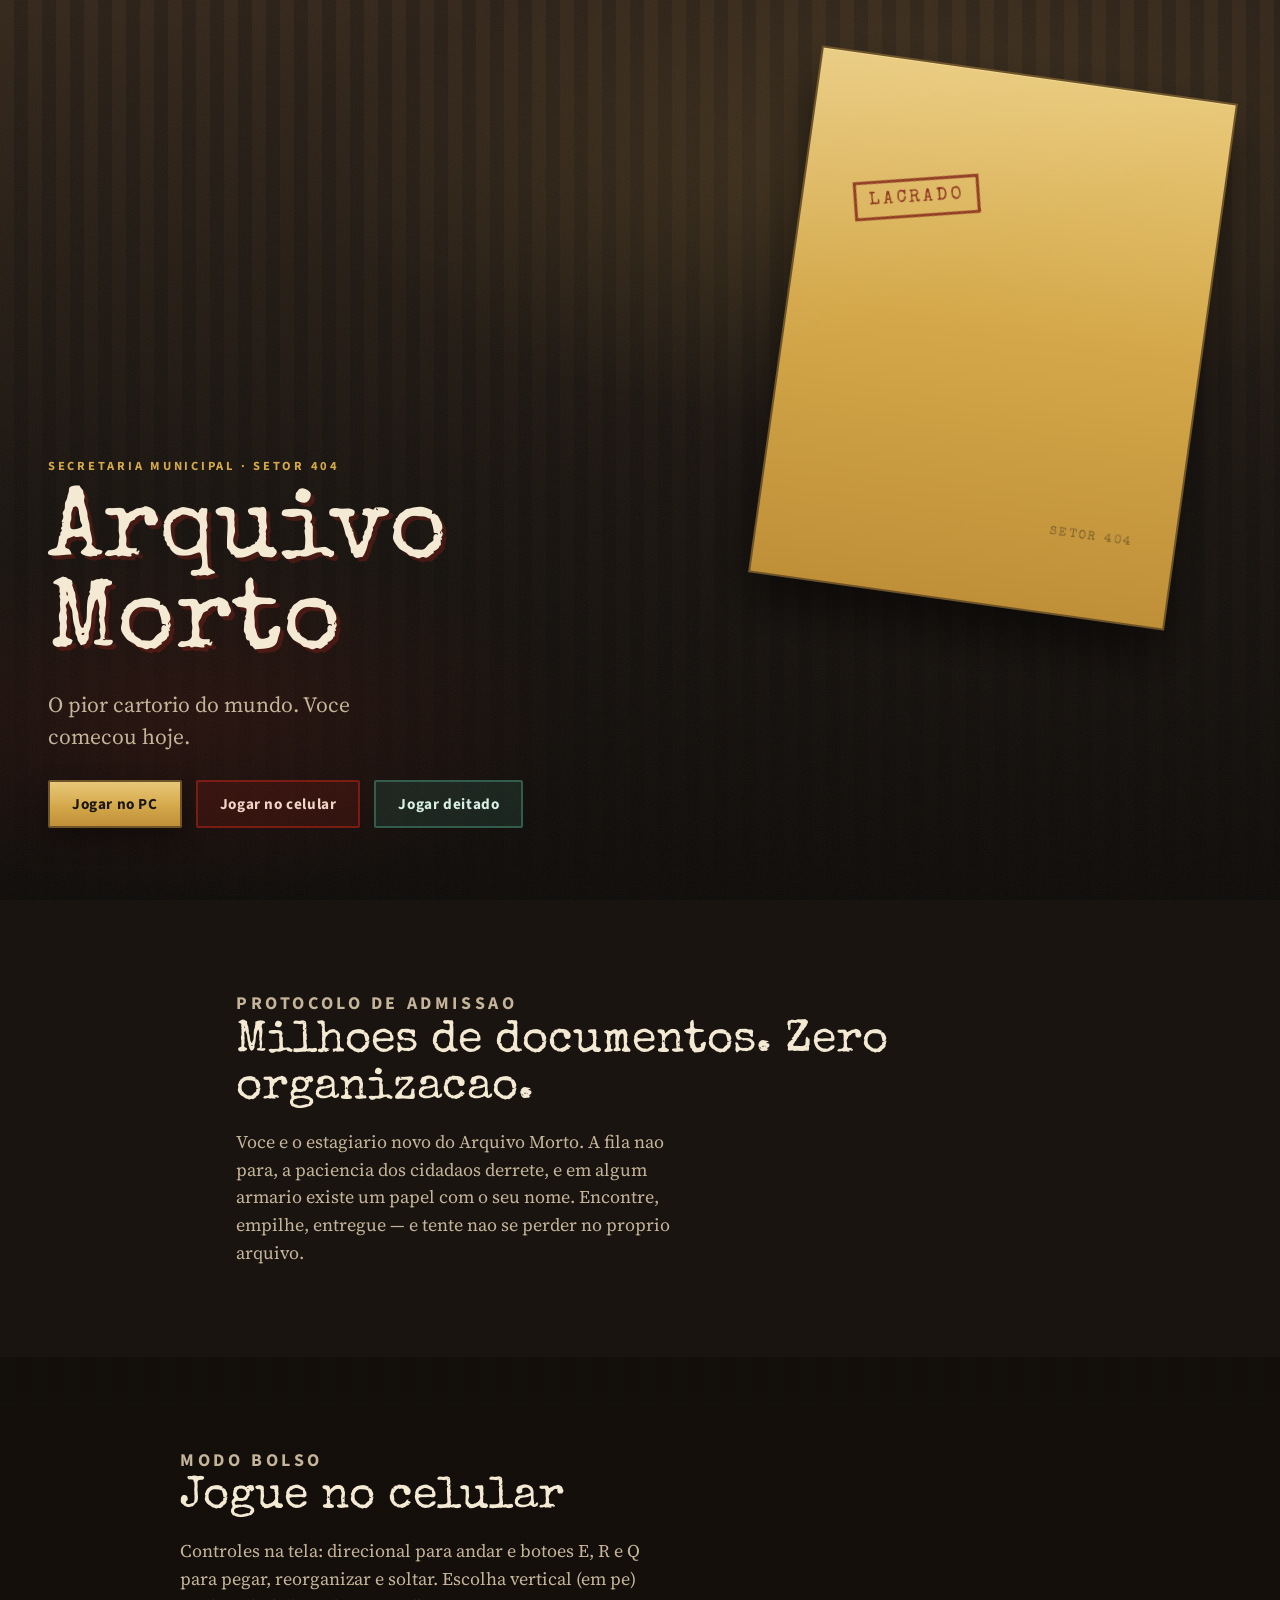
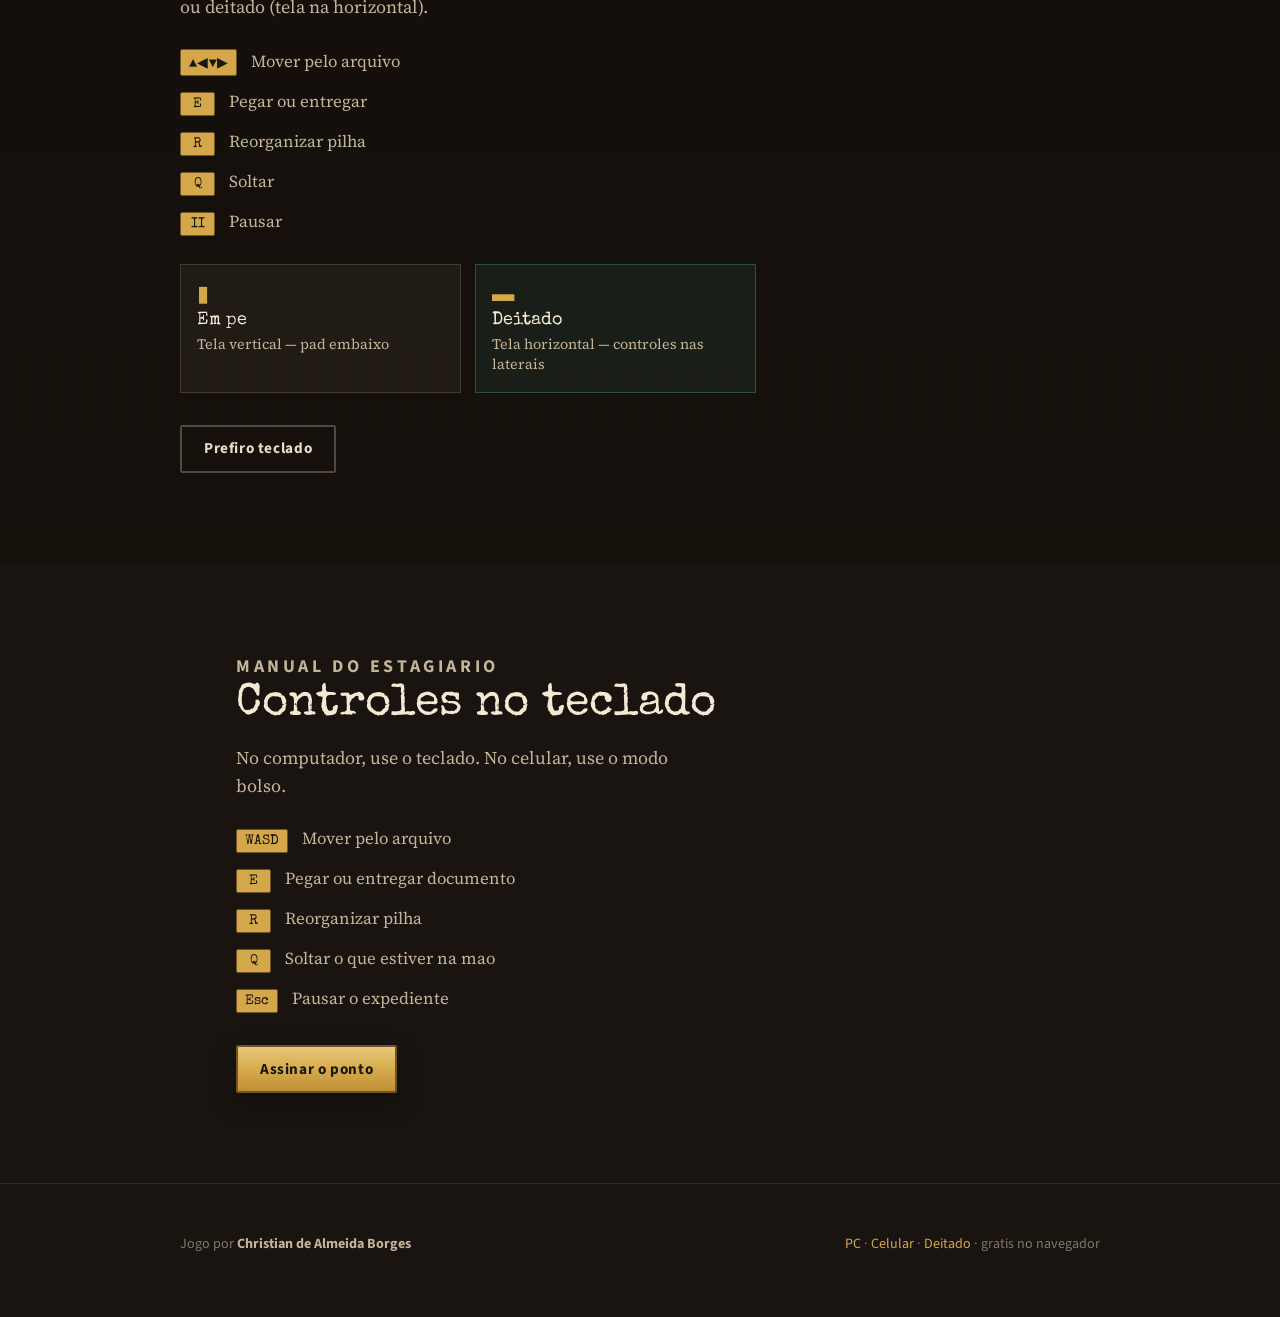
<file: index.html>
<!DOCTYPE html>
<html lang="pt-BR">
<head>
  <meta charset="UTF-8" />
  <meta name="viewport" content="width=device-width, initial-scale=1.0" />
  <title>Arquivo Morto | Jogo gratis de cartorio e burocracia</title>
  <meta name="description" content="Jogue Arquivo Morto gratis no navegador e no celular. Voce e o estagiario do Setor 404: encontre documentos, atenda a fila e sobreviva ao pior cartorio do mundo." />
  <meta name="keywords" content="Arquivo Morto, jogo gratis, jogo online, jogo no navegador, jogo de cartorio, burocracia, Setor 404, jogo brasileiro, jogo 2D, jogar no celular" />
  <meta name="author" content="Christian de Almeida Borges" />
  <meta name="theme-color" content="#1a1410" />
  <meta name="robots" content="index, follow, max-image-preview:large" />
  <meta name="googlebot" content="index, follow" />
  <link rel="canonical" href="https://motorespka.github.io/arquivo-morto/" />
  <link rel="alternate" hreflang="pt-BR" href="https://motorespka.github.io/arquivo-morto/" />
  <link rel="sitemap" type="application/xml" href="https://motorespka.github.io/arquivo-morto/sitemap.xml" />
  <link rel="manifest" href="site.webmanifest" />

  <meta property="og:type" content="website" />
  <meta property="og:locale" content="pt_BR" />
  <meta property="og:title" content="Arquivo Morto — o pior cartorio do mundo" />
  <meta property="og:description" content="Jogo gratis no navegador. Voce comecou hoje no Setor 404. Encontre, empilhe, entregue." />
  <meta property="og:url" content="https://motorespka.github.io/arquivo-morto/" />
  <meta property="og:site_name" content="Arquivo Morto" />
  <meta property="og:image" content="https://motorespka.github.io/arquivo-morto/assets/share/og-cover.png" />
  <meta property="og:image:alt" content="Pasta 404 e o titulo Arquivo Morto" />
  <meta property="og:image:width" content="1376" />
  <meta property="og:image:height" content="768" />

  <meta name="twitter:card" content="summary_large_image" />
  <meta name="twitter:title" content="Arquivo Morto — o pior cartorio do mundo" />
  <meta name="twitter:description" content="Jogo 2D de burocracia caotica. Jogue gratis no navegador e no celular." />
  <meta name="twitter:image" content="https://motorespka.github.io/arquivo-morto/assets/share/og-cover.png" />

  <link rel="icon" href="data:image/svg+xml,%3Csvg xmlns='http://www.w3.org/2000/svg' viewBox='0 0 64 64'%3E%3Crect width='64' height='64' fill='%231a1410'/%3E%3Crect x='10' y='14' width='44' height='40' fill='%23d4a84a'/%3E%3Ctext x='32' y='42' text-anchor='middle' font-size='18' font-family='monospace' fill='%237a1810'%3E404%3C/text%3E%3C/svg%3E" />
  <script type="application/ld+json">
  {
    "@context": "https://schema.org",
    "@type": "VideoGame",
    "name": "Arquivo Morto",
    "alternateName": "Arquivo Morto - Setor 404",
    "url": "https://motorespka.github.io/arquivo-morto/",
    "image": "https://motorespka.github.io/arquivo-morto/assets/share/og-cover.png",
    "description": "Jogo 2D de burocracia caotica. Voce e o estagiario novo do Setor 404: encontre documentos, atenda a fila e tente nao se perder no proprio arquivo.",
    "inLanguage": "pt-BR",
    "genre": ["Puzzle", "Simulation", "Indie"],
    "gamePlatform": ["Web browser", "Mobile"],
    "playMode": "SinglePlayer",
    "applicationCategory": "Game",
    "offers": {
      "@type": "Offer",
      "price": "0",
      "priceCurrency": "BRL",
      "availability": "https://schema.org/InStock"
    },
    "author": {
      "@type": "Person",
      "name": "Christian de Almeida Borges"
    }
  }
  </script>

  <link rel="preconnect" href="https://fonts.googleapis.com" />
  <link rel="preconnect" href="https://fonts.gstatic.com" crossorigin />
  <link href="https://fonts.googleapis.com/css2?family=Source+Serif+4:opsz,wght@8..60,400;8..60,600;8..60,700&family=Special+Elite&family=Source+Sans+3:wght@400;600;700;800&display=swap" rel="stylesheet" />
  <link rel="stylesheet" href="css/site.css" />
</head>
<body class="site">
  <a class="site-skip" href="#conteudo">Ir ao conteudo</a>

  <header class="hero" id="topo">
    <div class="hero-bg" aria-hidden="true"></div>
    <div class="hero-paper" aria-hidden="true"></div>
    <div class="hero-copy">
      <p class="hero-kicker">Secretaria Municipal · Setor 404</p>
      <h1 class="hero-brand">Arquivo<br />Morto</h1>
      <p class="hero-line">O pior cartorio do mundo. Voce comecou hoje.</p>
      <div class="hero-actions">
        <a class="btn-site btn-site-primary" href="play.html">Jogar no PC</a>
        <a class="btn-site btn-site-mobile" href="play.html?mobile=1">Jogar no celular</a>
        <a class="btn-site btn-site-landscape" href="play.html?mobile=1&amp;landscape=1">Jogar deitado</a>
      </div>
    </div>
  </header>

  <main id="conteudo">
    <section class="section" id="sobre">
      <p class="section-label">Protocolo de admissao</p>
      <h2>Milhoes de documentos. Zero organizacao.</h2>
      <p>
        Voce e o estagiario novo do Arquivo Morto. A fila nao para, a paciencia
        dos cidadaos derrete, e em algum armario existe um papel com o seu nome.
        Encontre, empilhe, entregue — e tente nao se perder no proprio arquivo.
      </p>
    </section>

    <section class="section section-alt" id="celular">
      <div class="section-inner">
        <p class="section-label">Modo bolso</p>
        <h2>Jogue no celular</h2>
        <p>
          Controles na tela: direcional para andar e botoes E, R e Q para pegar,
          reorganizar e soltar. Escolha vertical (em pe) ou deitado (tela na horizontal).
        </p>
        <ul class="controls-list controls-list-mobile">
          <li><kbd class="kbd-pad">▲◀▼▶</kbd> <span>Mover pelo arquivo</span></li>
          <li><kbd>E</kbd> <span>Pegar ou entregar</span></li>
          <li><kbd>R</kbd> <span>Reorganizar pilha</span></li>
          <li><kbd>Q</kbd> <span>Soltar</span></li>
          <li><kbd>II</kbd> <span>Pausar</span></li>
        </ul>
        <div class="mobile-modes">
          <a class="mobile-mode-card" href="play.html?mobile=1">
            <span class="mobile-mode-icon" aria-hidden="true">▮</span>
            <strong>Em pe</strong>
            <span>Tela vertical — pad embaixo</span>
          </a>
          <a class="mobile-mode-card mobile-mode-card-accent" href="play.html?mobile=1&amp;landscape=1">
            <span class="mobile-mode-icon" aria-hidden="true">▬</span>
            <strong>Deitado</strong>
            <span>Tela horizontal — controles nas laterais</span>
          </a>
        </div>
        <p class="mobile-cta">
          <a class="btn-site btn-site-ghost" href="play.html">Prefiro teclado</a>
        </p>
      </div>
    </section>

    <section class="section" id="controles">
      <div class="section-inner">
        <p class="section-label">Manual do estagiario</p>
        <h2>Controles no teclado</h2>
        <p>No computador, use o teclado. No celular, use o modo bolso.</p>
        <ul class="controls-list">
          <li><kbd>WASD</kbd> <span>Mover pelo arquivo</span></li>
          <li><kbd>E</kbd> <span>Pegar ou entregar documento</span></li>
          <li><kbd>R</kbd> <span>Reorganizar pilha</span></li>
          <li><kbd>Q</kbd> <span>Soltar o que estiver na mao</span></li>
          <li><kbd>Esc</kbd> <span>Pausar o expediente</span></li>
        </ul>
        <p class="mobile-cta">
          <a class="btn-site btn-site-primary" href="play.html">Assinar o ponto</a>
        </p>
      </div>
    </section>
  </main>

  <footer class="site-footer">
    <div class="site-footer-inner">
      <p>Jogo por <strong>Christian de Almeida Borges</strong></p>
      <p>
        <a href="play.html">PC</a> ·
        <a href="play.html?mobile=1">Celular</a> ·
        <a href="play.html?mobile=1&amp;landscape=1">Deitado</a> ·
        gratis no navegador
      </p>
    </div>
  </footer>
</body>
</html>
</file>
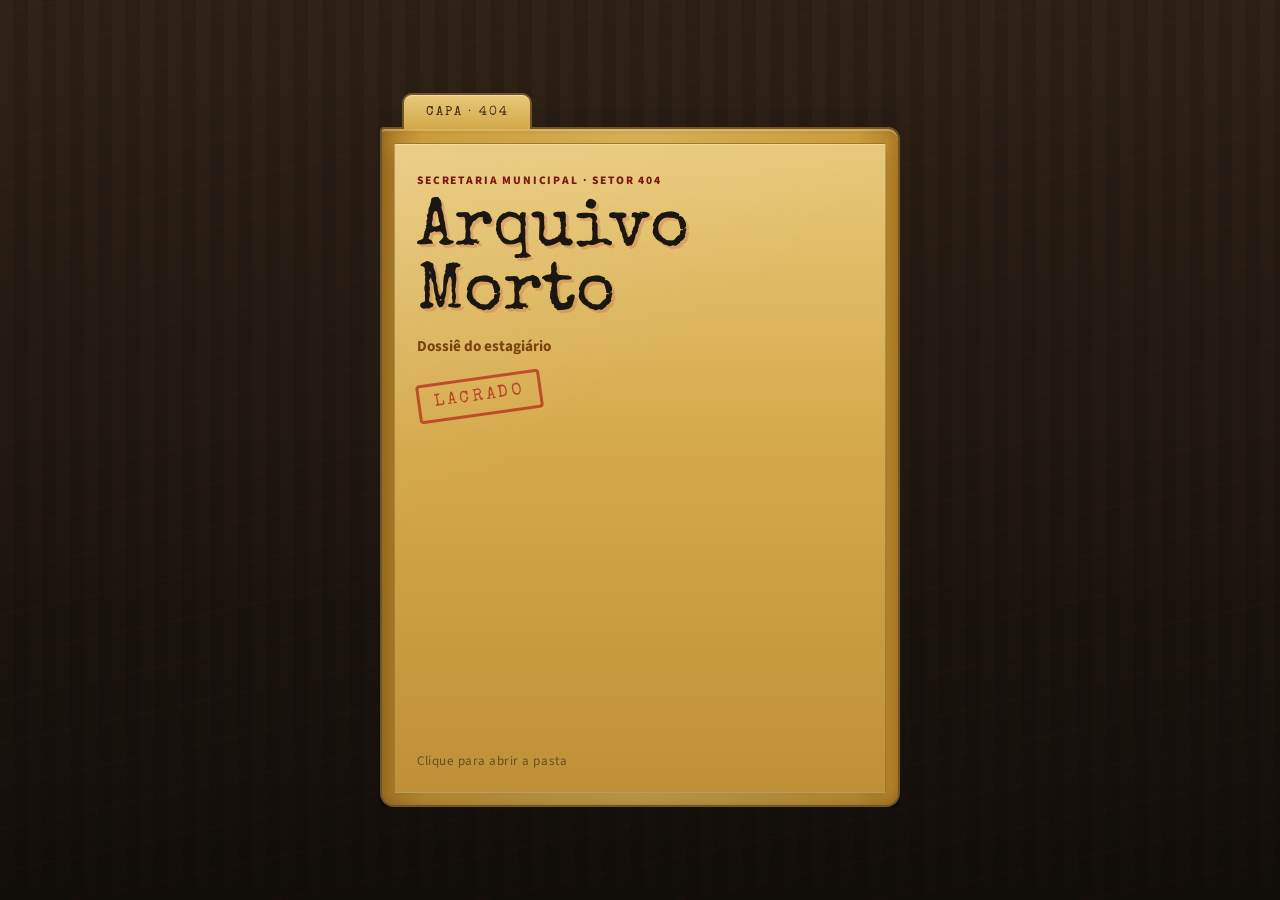
<file: play.html>
<!DOCTYPE html>
<html lang="pt-BR">
<head>
  <meta charset="UTF-8" />
  <meta name="viewport" content="width=device-width, initial-scale=1.0, viewport-fit=cover" />
  <title>Jogar Arquivo Morto | Setor 404</title>
  <meta name="description" content="Jogue Arquivo Morto agora: burocracia caotica no Setor 404, no PC ou no celular." />
  <meta name="keywords" content="jogar Arquivo Morto, jogo cartorio, Setor 404, jogo gratis navegador" />
  <meta name="author" content="Christian de Almeida Borges" />
  <meta name="robots" content="index, follow, max-image-preview:large" />
  <meta name="theme-color" content="#0e0c0a" />
  <meta name="apple-mobile-web-app-capable" content="yes" />
  <meta name="mobile-web-app-capable" content="yes" />
  <meta name="apple-mobile-web-app-status-bar-style" content="black-translucent" />
  <link rel="canonical" href="https://motorespka.github.io/arquivo-morto/play.html" />
  <link rel="manifest" href="site.webmanifest" />
  <meta property="og:type" content="website" />
  <meta property="og:locale" content="pt_BR" />
  <meta property="og:title" content="Jogar Arquivo Morto" />
  <meta property="og:description" content="O expediente comecou. Atenda a fila do Setor 404." />
  <meta property="og:url" content="https://motorespka.github.io/arquivo-morto/play.html" />
  <meta property="og:image" content="https://motorespka.github.io/arquivo-morto/assets/share/og-cover.png" />
  <meta name="twitter:card" content="summary_large_image" />
  <meta name="twitter:title" content="Jogar Arquivo Morto" />
  <meta name="twitter:description" content="Jogo gratis no navegador e no celular." />
  <meta name="twitter:image" content="https://motorespka.github.io/arquivo-morto/assets/share/og-cover.png" />
  <link rel="icon" href="data:image/svg+xml,%3Csvg xmlns='http://www.w3.org/2000/svg' viewBox='0 0 64 64'%3E%3Crect width='64' height='64' fill='%231a1410'/%3E%3Crect x='10' y='14' width='44' height='40' fill='%23d4a84a'/%3E%3Ctext x='32' y='42' text-anchor='middle' font-size='18' font-family='monospace' fill='%237a1810'%3E404%3C/text%3E%3C/svg%3E" />
  <link rel="preconnect" href="https://fonts.googleapis.com" />
  <link rel="preconnect" href="https://fonts.gstatic.com" crossorigin />
  <link href="https://fonts.googleapis.com/css2?family=Source+Serif+4:opsz,wght@8..60,400;8..60,600;8..60,700&family=Special+Elite&family=Source+Sans+3:wght@400;600;700;800&display=swap" rel="stylesheet" />
  <link rel="stylesheet" href="css/style.css?v=20260812a" />
</head>
<body>
  <div id="app">
    <canvas id="game" width="1280" height="720"></canvas>

    <!-- TITLE -->
    <section id="screen-title" class="screen screen-cabinet">
      <div class="stamp-bg" aria-hidden="true"></div>
      <div class="folder folder-book folder-lg is-closed" id="title-folder">
        <div class="folder-tab">CAPA · 404</div>
        <div class="book-cover">
          <button type="button" class="folder-front" id="btn-open-folder" aria-expanded="false">
            <p class="folder-label">SECRETARIA MUNICIPAL · SETOR 404</p>
            <h1 class="folder-front-title">Arquivo<br />Morto</h1>
            <p class="folder-front-tag">Dossiê do estagiário</p>
            <p class="book-stamp folder-front-stamp">LACRADO</p>
            <p class="folder-front-hint hint-desk">Clique para abrir a pasta</p>
            <p class="folder-front-hint hint-touch">Toque para abrir a pasta</p>
          </button>
          <div class="book-spread">
            <div class="book-page book-page-left">
              <p class="folder-label">COMO JOGAR</p>
              <h2 class="menu-howto-title">Objetivo</h2>
              <p class="menu-howto-lead">
                Atenda a meta de entregas antes do prazo. Clientes na fila perdem a paciência —
                pegue o documento certo e entregue no balcão.
              </p>
              <h2 class="menu-howto-title">Comandos</h2>
              <ul class="menu-howto-keys">
                <li class="hint-desk"><kbd>WASD</kbd> mover</li>
                <li class="hint-touch"><kbd>▲◀▼▶</kbd> mover</li>
                <li><kbd>E</kbd> pegar / entregar</li>
                <li><kbd>R</kbd> reorganizar pilha <span class="menu-howto-lock">(só no turno 2+)</span></li>
                <li><kbd>Q</kbd> soltar</li>
                <li class="hint-desk"><kbd>Esc</kbd> pausar</li>
                <li class="hint-touch"><kbd>II</kbd> pausar</li>
              </ul>
              <h2 class="menu-howto-title">Bordas nos armários</h2>
              <ul class="menu-howto-borders">
                <li><span class="border-swatch border-swatch-yellow" aria-hidden="true"></span> <strong>Amarela</strong> — o topo é o que a fila pede (pegue com E)</li>
                <li><span class="border-swatch border-swatch-green" aria-hidden="true"></span> <strong>Verde</strong> (pisca) — o pedido está enterrado na pilha</li>
                <li><span class="border-swatch border-swatch-blue" aria-hidden="true"></span> <strong>Azul</strong> (pisca) — peça de fusão enterrada</li>
                <li><span class="border-swatch border-swatch-purple" aria-hidden="true"></span> <strong>Roxa</strong> — o topo serve para fusão pedida na fila</li>
              </ul>
              <p class="book-meta menu-howto-more">Detalhes no Manual do estagiário →</p>
            </div>
            <div class="book-page book-page-right title-panel">
              <p class="folder-label">FOLHA DE ROSTO</p>
              <h1>Arquivo<br />Morto</h1>
              <p class="tagline">O pior cartório do mundo. Você começou hoje.</p>
              <p class="pitch">
                Milhões de documentos. Zero organização. Fila infinita.
                Encontre, empilhe, entregue — e tente não se perder no próprio arquivo.
              </p>
              <div class="btn-row">
                <button id="btn-start" class="btn primary" type="button">Assinar o ponto</button>
                <button id="btn-howto" class="btn ghost" type="button">Manual do estagiário</button>
                <button id="btn-mute" class="btn ghost btn-mute" type="button" aria-pressed="false">Som: ligado</button>
              </div>
              <p class="hint-keys hint-keys-desk">WASD mover · E pegar / entregar · R reorganizar (turno 2+) · Q soltar</p>
              <p class="hint-keys hint-keys-touch">Use o direcional e os botões E · R · Q · II na parte de baixo da tela</p>
            </div>
          </div>
        </div>
      </div>
    </section>

    <section id="screen-howto" class="screen screen-cabinet hidden">
      <div class="folder folder-book folder-lg">
        <div class="folder-tab">MANUAL</div>
        <div class="book-cover">
          <div class="book-spread">
            <div class="book-page book-page-left">
              <h2>Manual do estagiário</h2>
              <ol class="howto-list">
                <li class="hint-desk"><strong>Controles</strong> — <strong>WASD</strong> mover · <strong>E</strong> pegar num armário/caixa ou entregar no balcão · <strong>R</strong> reorganizar a pilha · <strong>Q</strong> soltar o que estiver na mão · <strong>Esc</strong> pausar.</li>
                <li class="hint-touch"><strong>Controles</strong> — direcional para mover · <strong>E</strong> pegar/entregar · <strong>R</strong> reorganizar · <strong>Q</strong> soltar · <strong>II</strong> pausar.</li>
                <li><strong>Objetivo</strong> — complete a meta de entregas antes do prazo acabar. Cada cliente quer um tipo de documento.</li>
                <li><strong>Fila</strong> — no balcão, <strong>E</strong> entrega para quem pedir o que você carrega (não precisa ser só o da frente).</li>
                <li><strong>Bordas</strong> — <strong>amarela</strong>: o topo é o pedido da fila · <strong>verde piscando</strong>: o pedido está enterrado · <strong>azul piscando</strong>: peça de fusão enterrada · <strong>roxa</strong>: o topo serve para uma fusão pedida.</li>
                <li><strong>Pilhas</strong> — armários e caixas são LIFO: só o documento do <em>topo</em> sai. Planeje a ordem.</li>
                <li><strong>Reorganizar</strong> — a partir do <strong>turno 2</strong>: <strong>R</strong> num armário promove o documento pedido pela fila para o topo da pilha.</li>
              </ol>
            </div>
            <div class="book-page book-page-right card">
              <ol class="howto-list howto-list-cont" start="7">
                <li><strong>Fotocopiadora</strong> — em escalas seguintes: <strong>E</strong> copia um documento · <strong>R</strong> reabastece o papel. Útil quando a fila pede o que acabou.</li>
                <li><strong>Computador</strong> — mais adiante: combine dois arquivos numa fusão. Leva um tempo — não fique parado longe da fila.</li>
                <li><strong>Organização</strong> — setores e categorias ajudam a achar o papel certo mais rápido. Corredores longos gastam a paciência dos clientes.</li>
                <li><strong>Dica</strong> — siga as bordas, atenda quem está prestes a estourar e não carregue documento errado até o balcão.</li>
              </ol>
              <p class="note">Nota: se encontrar um documento com o seu nome, não leia. Ou leia. O arquivo não se importa.</p>
              <button id="btn-howto-back" class="btn primary" type="button">Entendi. Quero caos.</button>
            </div>
          </div>
        </div>
      </div>
    </section>

    <!-- LEVEL SELECT -->
    <section id="screen-levels" class="screen screen-cabinet hidden">
      <div class="folder folder-book folder-lg">
        <div class="folder-tab">ESCALAS</div>
        <div class="book-cover">
          <div class="book-spread">
            <div class="book-page book-page-left">
              <h2>Escalas do arquivo</h2>
              <p class="note">Escolha a dificuldade e abra uma pasta para entrar no turno.</p>
              <div class="diff-picker" id="diff-picker" role="group" aria-label="Dificuldade">
                <p class="diff-picker-label">Dificuldade</p>
                <div class="diff-picker-row">
                  <button type="button" class="diff-btn" data-diff="easy">Facil</button>
                  <button type="button" class="diff-btn" data-diff="normal">Normal</button>
                  <button type="button" class="diff-btn" data-diff="hard">Dificil</button>
                </div>
                <p class="diff-picker-desc" id="diff-desc">O expediente padrao do Setor 404.</p>
              </div>
              <p class="book-meta">Cada escala é uma folha no dossiê.<br />Quanto melhor a nota, mais o Setor 404 finge que você existe.</p>
              <button id="btn-levels-back" class="btn ghost" type="button">Voltar</button>
            </div>
            <div class="book-page book-page-right card levels-card">
              <div id="level-list" class="level-list"></div>
            </div>
          </div>
        </div>
      </div>
    </section>

    <!-- HUD -->
    <div id="hud" class="hidden">
      <header class="hud-bar" aria-label="Status do turno">
        <div class="hud-rail hud-rail-left">
          <div class="hud-block">
            <span class="k">Dia</span>
            <strong id="hud-level">1</strong>
          </div>
          <div class="hud-block timer-block">
            <span class="k">Tempo</span>
            <strong id="hud-timer">2:00</strong>
          </div>
          <div class="hud-block">
            <span class="k">Meta</span>
            <strong id="hud-served">0/0</strong>
          </div>
          <div class="hud-block">
            <span class="k">Pontos</span>
            <strong id="hud-score">0</strong>
          </div>
        </div>
        <div class="hud-rail hud-rail-right">
          <div class="hud-block hud-diff-block">
            <span class="k">Modo</span>
            <strong id="hud-diff">Normal</strong>
          </div>
          <div class="hud-block hold-block">
            <span class="k">Na mão</span>
            <strong id="hud-hold">vazio</strong>
          </div>
          <button id="btn-mute-hud" class="btn-mute-hud" type="button" title="Som" aria-pressed="false">Som</button>
        </div>
      </header>

      <aside id="queue-panel" class="mini-hud left-hud">
        <p class="panel-title">Fila — pedem</p>
        <p class="panel-hint">O que entregar</p>
        <div id="queue-slots" class="mini-hud-list"></div>
      </aside>

      <aside id="archive-panel" class="mini-hud right-hud">
        <p class="panel-title">Pastas — topo</p>
        <p class="panel-hint">O que tem em cima</p>
        <div id="archive-slots" class="mini-hud-list"></div>
      </aside>

      <div id="toast" class="toast hidden"></div>
      <div id="dead-taunt" class="dead-taunt hidden" aria-live="polite"></div>
      <div id="crowd-bubbles" class="crowd-bubbles hidden" aria-hidden="true"></div>
      <div id="serve-feed" class="serve-feed hidden" aria-live="polite"></div>
      <div id="event-banner" class="event-banner hidden"></div>
      <div id="prompt" class="prompt hidden"></div>
      <div id="mystery" class="mystery hidden">
        <p class="mystery-stamp">DOCUMENTO CLASSIFICADO</p>
        <p id="mystery-text"></p>
        <div id="mystery-actions" class="mystery-actions">
          <button id="mystery-archive" class="btn primary" type="button">Arquivar mentalmente</button>
          <button id="mystery-useless" class="btn dead-choice hidden" type="button">I…Inutil?</button>
        </div>
        <p id="mystery-hint-archive" class="mystery-hint">Você finge que não viu nada, e continua trabalhando.</p>
        <p id="mystery-hint-useless" class="mystery-hint hidden">O próximo turno fica com um aspecto mais morto.</p>
      </div>
    </div>

    <div id="turn-intro" class="turn-intro hidden" aria-live="polite">
      <p class="turn-intro-speaker" id="turn-intro-speaker">CHEFE</p>
      <p class="turn-intro-text" id="turn-intro-text"></p>
      <button id="turn-intro-reply" class="btn primary" type="button">…</button>
    </div>

    <!-- PAUSE -->
    <section id="screen-pause" class="screen overlay screen-cabinet hidden">
      <div class="folder folder-book">
        <div class="folder-tab">PAUSA</div>
        <div class="book-cover">
          <div class="book-spread">
            <div class="book-page book-page-left">
              <p class="folder-label">INTERVALO</p>
              <p class="book-dossier">NÃO<br />AUTORIZADO</p>
              <p class="book-stamp">SEM CARIMBO</p>
            </div>
            <div class="book-page book-page-right card">
              <h2>Intervalo (não autorizado)</h2>
              <div class="btn-row col">
                <button id="btn-resume" class="btn primary" type="button">Voltar ao caos</button>
                <button id="btn-quit" class="btn ghost" type="button">Abandonar turno</button>
              </div>
            </div>
          </div>
        </div>
      </div>
    </section>

    <!-- RESULTS -->
    <section id="screen-results" class="screen screen-cabinet hidden">
      <div class="folder folder-book folder-lg">
        <div class="folder-tab">AVALIAÇÃO</div>
        <div class="book-cover">
          <div class="book-spread">
            <div class="book-page book-page-left results-card">
              <p class="folder-label" id="results-eyebrow">Avaliação de desempenho</p>
              <div id="results-grade" class="grade">B</div>
              <h2 id="results-title">Turno encerrado</h2>
            </div>
            <div class="book-page book-page-right card">
              <ul id="results-stats" class="results-stats"></ul>
              <p id="results-unlock" class="unlock-note hidden"></p>
              <div class="btn-row">
                <button id="btn-retry" class="btn primary" type="button">Repetir turno</button>
                <button id="btn-next" class="btn accent" type="button">Próxima escala</button>
                <button id="btn-menu" class="btn ghost" type="button">Menu</button>
              </div>
            </div>
          </div>
        </div>
      </div>
    </section>

    <!-- FINAL NORMAL (turno 5 sem "I…Inutil?") -->
    <section id="screen-false-end" class="screen screen-false-end hidden" aria-label="Final normal">
      <div class="false-end-glow" aria-hidden="true"></div>
      <div class="false-end-scraps" aria-hidden="true">
        <span></span><span></span><span></span><span></span><span></span>
      </div>
      <div class="false-end-card">
        <p class="false-end-badge">SETOR 404 · FOLHA DE PAGAMENTO</p>
        <h2 class="false-end-title">PROTOCOLO<br />CONCLUÍDO!</h2>
        <p class="false-end-stamp" aria-hidden="true">APROVADO</p>
        <p class="false-end-body">
          Após 5 dias de trabalho árduo, você finalmente ganha o seu merecido dinheiro
          e descanso. Uma pena que foi demitido logo depois de domingo — será que tem
          a ver com o relatório? <em>PFRRRR bobagem.</em> Aproveite.
        </p>
        <p class="false-end-label" id="false-end-label">
          Final <span id="false-end-normal">normal</span>
        </p>
        <div class="btn-row">
          <button id="btn-false-end-menu" class="btn accent" type="button">Voltar ao menu</button>
        </div>
      </div>
    </section>

    <!-- EPÍLOGO — página de jornal (tela própria) -->
    <section id="screen-epilogue" class="screen screen-epilogue hidden" aria-label="Edição final">
      <article class="newspaper" role="document">
        <header class="np-masthead">
          <p class="np-edition">Edição extraordinária · Setor 404 · Grátis</p>
          <h1 class="np-paper-name">O ARQUIVO DIÁRIO</h1>
          <div class="np-rule" aria-hidden="true"></div>
          <p class="np-date">Última página · Depois do expediente</p>
        </header>

        <h2 class="np-headline">MAIS DO QUE UM LAUDO</h2>
        <p class="np-deck">
          Capacitismo, pedagogia falha e o preço de chamar alguém de incapaz.
        </p>

        <div class="np-columns">
          <p>
            A depressão é uma doença muito séria. Quando não tratada, pode causar
            desânimo, falta de interesse e até, no pior dos casos, desejo pela morte.
          </p>
          <p>
            O protagonista possuía um transtorno mental; todos o chamavam de
            “IDIOTA, AUTISTA, DÉBIL MENTAL” e etc… Mas ele era mais inteligente e
            mais capaz que todos. Quando descobriu a verdade — o preconceito por
            trás do elogio falso — ficou desolado. Desenvolveu depressão, e por fim…
          </p>
        </div>

        <aside class="np-alert">
          <p class="np-alert-kicker">Serviço de utilidade pública</p>
          <p>
            Não esconda o que te mata. Ligue <strong>188</strong> (CVV) ou busque um
            psicólogo caso isso piore. O seu bem-estar é o mais importante…
          </p>
          <p class="np-alert-care">SE CUIDEM</p>
        </aside>

        <footer class="np-credits">
          <p>Jogo feito por: <strong>Christian de Almeida Borges</strong></p>
          <p>com ajuda de: Cursor IA</p>
          <p class="np-brand">ARQUIVO MORTO</p>
        </footer>

        <div class="np-actions">
          <button id="btn-epilogue-menu" class="btn primary" type="button">Fechar edição</button>
        </div>
      </article>
    </section>

    <!-- Aviso: vire o celular (modo deitado) -->
    <div id="rotate-gate" class="rotate-gate hidden" aria-hidden="true">
      <div class="rotate-gate-card">
        <p class="rotate-gate-icon" aria-hidden="true">
          <span class="rotate-phone"></span>
        </p>
        <h2>Deite o celular</h2>
        <p>Este modo joga com a tela na horizontal — controles nas laterais e mais mapa na tela.</p>
        <button id="btn-lock-landscape" class="btn primary" type="button">Ativar tela deitada</button>
        <button id="btn-rotate-anyway" class="btn ghost" type="button">Continuar em pe</button>
        <p class="rotate-gate-alt"><a href="play.html?mobile=1">Abrir modo vertical</a></p>
      </div>
    </div>

    <!-- Controles touch (modo celular) -->
    <div id="touch-controls" class="touch-controls hidden" aria-hidden="true">
      <div class="touch-pad" role="group" aria-label="Movimento">
        <button type="button" class="touch-btn touch-dir touch-up" data-action="up" aria-label="Cima">▲</button>
        <button type="button" class="touch-btn touch-dir touch-left" data-action="left" aria-label="Esquerda">◀</button>
        <span class="touch-dir-center" aria-hidden="true"></span>
        <button type="button" class="touch-btn touch-dir touch-right" data-action="right" aria-label="Direita">▶</button>
        <button type="button" class="touch-btn touch-dir touch-down" data-action="down" aria-label="Baixo">▼</button>
      </div>
      <div class="touch-actions" role="group" aria-label="Acoes">
        <button type="button" class="touch-btn touch-act touch-act-main" data-action="interact" data-tap="1" aria-label="Pegar ou entregar">E</button>
        <div class="touch-actions-row">
          <button type="button" class="touch-btn touch-act" data-action="reorder" data-tap="1" aria-label="Reorganizar">R</button>
          <button type="button" class="touch-btn touch-act" data-action="drop" data-tap="1" aria-label="Soltar">Q</button>
          <button type="button" class="touch-btn touch-act touch-act-pause" data-action="pause" data-tap="1" aria-label="Pausar">II</button>
        </div>
      </div>
    </div>

    <!-- Folha que vira DENTRO da pasta (posicionada via JS sobre o livro) -->
    <div id="page-leaf" class="page-leaf hidden" aria-hidden="true">
      <div class="page-leaf-inner">
        <div class="page-leaf-face page-leaf-front">
          <span class="page-leaf-lines" aria-hidden="true"></span>
          <span class="page-leaf-curl" aria-hidden="true"></span>
        </div>
        <div class="page-leaf-face page-leaf-back">
          <span class="page-leaf-lines" aria-hidden="true"></span>
        </div>
      </div>
    </div>

    <!-- TRANSIÇÃO TURNO MORTÓRIO -->
    <div id="dead-transition" class="dead-transition hidden" aria-hidden="true">
      <div class="dead-trans-noise" id="dead-trans-noise"></div>
      <div class="dead-trans-vignette"></div>
      <div class="dead-trans-copy">
        <p class="dead-trans-stamp" id="dead-trans-stamp"></p>
        <p class="dead-trans-line" id="dead-trans-line"></p>
      </div>
      <p class="dead-trans-skip">E / Espaço / clique — avançar</p>
    </div>
  </div>

  <script>
    if (window.arquivoMortoDesktop?.isDesktop) {
      document.documentElement.classList.add("is-desktop-app");
      document.title = "Arquivo Morto";
    }
    (function () {
      const q = new URLSearchParams(location.search);
      const forced = q.get("mobile");
      const landscape =
        q.get("landscape") === "1" ||
        q.get("landscape") === "true" ||
        q.get("deitado") === "1";
      const coarse =
        window.matchMedia("(pointer: coarse)").matches ||
        window.matchMedia("(hover: none) and (max-width: 900px)").matches;
      const enable =
        forced === "1" ||
        forced === "true" ||
        landscape ||
        (forced !== "0" && coarse && !window.arquivoMortoDesktop?.isDesktop);
      if (enable) document.documentElement.classList.add("touch-play");
      if (landscape) document.documentElement.classList.add("touch-landscape");
    })();
  </script>
  <script type="module" src="js/main.js?v=20260812a"></script>
</body>
</html>
</file>
<file: css/site.css>
:root {
  --ink: #1a1612;
  --paper: #e8dcc8;
  --paper-dim: #c4b49a;
  --stamp: #b42318;
  --stamp-dark: #7a1810;
  --wood-deep: #1a1410;
  --wood: #2e2218;
  --wood-mid: #3a2a1c;
  --manila: #d4a84a;
  --manila-deep: #b88428;
  --font-display: "Special Elite", "Courier New", monospace;
  --font-body: "Source Serif 4", Georgia, serif;
  --font-ui: "Source Sans 3", "Segoe UI", sans-serif;
}

*,
*::before,
*::after {
  box-sizing: border-box;
}

html {
  scroll-behavior: smooth;
}

body.site {
  margin: 0;
  min-height: 100%;
  color: var(--paper);
  font-family: var(--font-body);
  background: var(--wood-deep);
  overflow-x: hidden;
}

a {
  color: inherit;
}

.site-skip {
  position: absolute;
  left: -999px;
  top: 0;
  padding: 10px 14px;
  background: var(--stamp);
  color: #fff;
  z-index: 100;
}

.site-skip:focus {
  left: 12px;
  top: 12px;
}

/* ——— Hero: uma composicao ——— */
.hero {
  position: relative;
  min-height: 100vh;
  min-height: 100dvh;
  display: grid;
  align-content: end;
  padding: clamp(24px, 4vw, 48px);
  padding-bottom: clamp(40px, 8vh, 72px);
  overflow: hidden;
}

.hero-bg {
  position: absolute;
  inset: 0;
  z-index: 0;
  background:
    linear-gradient(180deg, rgba(12, 10, 8, 0.15) 0%, rgba(12, 10, 8, 0.72) 55%, rgba(10, 8, 6, 0.94) 100%),
    repeating-linear-gradient(
      90deg,
      var(--wood-mid) 0 14px,
      var(--wood) 14px 28px
    );
}

.hero-bg::before {
  content: "";
  position: absolute;
  inset: 0;
  background:
    radial-gradient(ellipse 80% 50% at 70% 20%, rgba(212, 168, 74, 0.14), transparent 55%),
    radial-gradient(ellipse 60% 40% at 15% 80%, rgba(180, 35, 24, 0.12), transparent 50%);
  pointer-events: none;
}

.hero-bg::after {
  content: "";
  position: absolute;
  inset: 0;
  opacity: 0.07;
  background-image: url("data:image/svg+xml,%3Csvg xmlns='http://www.w3.org/2000/svg' width='160' height='160'%3E%3Cfilter id='n'%3E%3CfeTurbulence type='fractalNoise' baseFrequency='0.9' numOctaves='2' stitchTiles='stitch'/%3E%3C/filter%3E%3Crect width='160' height='160' filter='url(%23n)'/%3E%3C/svg%3E");
  pointer-events: none;
}

.hero-paper {
  position: absolute;
  z-index: 1;
  inset: 8% 6% auto auto;
  width: min(42vw, 420px);
  aspect-ratio: 3 / 3.8;
  background:
    linear-gradient(145deg, rgba(255, 255, 255, 0.1), transparent 40%),
    linear-gradient(180deg, #e8c878 0%, #d4a84a 48%, #c09038 100%);
  border: 2px solid #6e5428;
  box-shadow:
    0 28px 50px rgba(0, 0, 0, 0.55),
    inset 0 1px 0 rgba(255, 240, 180, 0.35);
  transform: rotate(8deg);
  animation: hero-folder-in 1.1s cubic-bezier(0.22, 1, 0.36, 1) both;
}

.hero-paper::before {
  content: "LACRADO";
  position: absolute;
  top: 22%;
  left: 12%;
  padding: 8px 12px;
  border: 3px solid rgba(122, 24, 16, 0.75);
  color: rgba(122, 24, 16, 0.8);
  font-family: var(--font-display);
  letter-spacing: 0.18em;
  font-size: clamp(0.85rem, 1.6vw, 1.1rem);
  transform: rotate(-12deg);
}

.hero-paper::after {
  content: "SETOR 404";
  position: absolute;
  bottom: 14%;
  right: 10%;
  font-family: var(--font-display);
  font-size: 0.75rem;
  letter-spacing: 0.2em;
  color: rgba(26, 22, 18, 0.45);
}

@keyframes hero-folder-in {
  from {
    opacity: 0;
    transform: rotate(14deg) translateY(28px) scale(0.96);
  }
  to {
    opacity: 1;
    transform: rotate(8deg) translateY(0) scale(1);
  }
}

.hero-copy {
  position: relative;
  z-index: 2;
  max-width: 34rem;
  animation: hero-copy-in 0.9s cubic-bezier(0.22, 1, 0.36, 1) 0.12s both;
}

@keyframes hero-copy-in {
  from {
    opacity: 0;
    transform: translateY(18px);
  }
  to {
    opacity: 1;
    transform: none;
  }
}

.hero-kicker {
  margin: 0 0 14px;
  font-family: var(--font-ui);
  font-size: 0.78rem;
  font-weight: 700;
  letter-spacing: 0.22em;
  text-transform: uppercase;
  color: var(--manila);
}

.hero-brand {
  margin: 0 0 18px;
  font-family: var(--font-display);
  font-size: clamp(3.4rem, 10vw, 6.2rem);
  line-height: 0.92;
  font-weight: 400;
  color: #f4ead4;
  text-shadow: 4px 4px 0 rgba(180, 35, 24, 0.28);
}

.hero-line {
  margin: 0 0 28px;
  max-width: 28ch;
  font-size: clamp(1.1rem, 2.2vw, 1.35rem);
  line-height: 1.45;
  color: var(--paper-dim);
}

.hero-actions {
  display: flex;
  flex-wrap: wrap;
  gap: 12px 14px;
  align-items: center;
}

.btn-site {
  appearance: none;
  display: inline-flex;
  align-items: center;
  justify-content: center;
  min-height: 48px;
  padding: 0 22px;
  border-radius: 2px;
  border: 2px solid transparent;
  font-family: var(--font-ui);
  font-size: 0.95rem;
  font-weight: 700;
  letter-spacing: 0.04em;
  text-decoration: none;
  cursor: pointer;
  transition:
    transform 0.18s ease,
    background 0.18s ease,
    border-color 0.18s ease,
    color 0.18s ease;
}

.btn-site:focus-visible {
  outline: 3px solid #f0d48a;
  outline-offset: 3px;
}

.btn-site-primary {
  background: linear-gradient(180deg, #e8c878 0%, #d4a84a 55%, #c09038 100%);
  color: var(--ink);
  border-color: #6e5428;
  box-shadow: 0 10px 24px rgba(0, 0, 0, 0.35);
  animation: cta-glow 2.4s ease-in-out infinite;
}

.btn-site-primary:hover {
  transform: translateY(-2px);
  background: linear-gradient(180deg, #edd084 0%, #dcb050 55%, #c89840 100%);
}

.btn-site-ghost {
  background: transparent;
  color: var(--paper);
  border-color: rgba(232, 220, 200, 0.28);
}

.btn-site-ghost:hover {
  border-color: rgba(232, 220, 200, 0.55);
  background: rgba(232, 220, 200, 0.06);
}

.btn-site-mobile {
  background: rgba(180, 35, 24, 0.16);
  color: #f0d4c8;
  border-color: rgba(180, 35, 24, 0.55);
}

.btn-site-mobile:hover {
  transform: translateY(-2px);
  background: rgba(180, 35, 24, 0.28);
  border-color: rgba(220, 80, 60, 0.7);
}

.btn-site-landscape {
  background: rgba(47, 93, 80, 0.28);
  color: #d8efe4;
  border-color: rgba(61, 122, 104, 0.65);
}

.btn-site-landscape:hover {
  transform: translateY(-2px);
  background: rgba(47, 93, 80, 0.45);
  border-color: rgba(100, 170, 140, 0.75);
}

.mobile-cta {
  margin-top: 32px !important;
  display: flex;
  flex-wrap: wrap;
  gap: 12px 14px;
  align-items: center;
  max-width: none !important;
}

.mobile-modes {
  margin-top: 28px;
  display: grid;
  grid-template-columns: repeat(2, minmax(0, 1fr));
  gap: 14px;
  max-width: 36rem;
}

.mobile-mode-card {
  display: flex;
  flex-direction: column;
  gap: 6px;
  padding: 18px 16px;
  text-decoration: none;
  color: var(--paper);
  background: rgba(232, 220, 200, 0.05);
  border: 1px solid rgba(232, 220, 200, 0.16);
  transition:
    transform 0.18s ease,
    border-color 0.18s ease,
    background 0.18s ease;
}

.mobile-mode-card:hover {
  transform: translateY(-2px);
  border-color: rgba(232, 220, 200, 0.4);
  background: rgba(232, 220, 200, 0.09);
}

.mobile-mode-card-accent {
  border-color: rgba(61, 122, 104, 0.55);
  background: rgba(47, 93, 80, 0.18);
}

.mobile-mode-card-accent:hover {
  border-color: rgba(100, 170, 140, 0.7);
  background: rgba(47, 93, 80, 0.3);
}

.mobile-mode-icon {
  font-size: 1.4rem;
  color: var(--manila);
  line-height: 1;
}

.mobile-mode-card strong {
  font-family: var(--font-display);
  font-size: 1.15rem;
  font-weight: 400;
  color: #f4ead4;
}

.mobile-mode-card span:last-child {
  font-size: 0.9rem;
  line-height: 1.35;
  color: var(--paper-dim);
}

.controls-list-mobile kbd.kbd-pad {
  min-width: 3.4rem;
  letter-spacing: 0.02em;
}

@media (max-width: 560px) {
  .mobile-modes {
    grid-template-columns: 1fr;
  }
}

@keyframes cta-glow {
  0%,
  100% {
    box-shadow: 0 10px 24px rgba(0, 0, 0, 0.35);
  }
  50% {
    box-shadow:
      0 10px 24px rgba(0, 0, 0, 0.35),
      0 0 0 1px rgba(232, 200, 120, 0.25);
  }
}

/* ——— Secoes ——— */
.section {
  position: relative;
  padding: clamp(64px, 10vh, 110px) clamp(24px, 5vw, 56px);
  max-width: 920px;
  margin: 0 auto;
}

.section-alt {
  max-width: none;
  background:
    linear-gradient(180deg, rgba(18, 14, 10, 0.95), rgba(22, 16, 12, 0.98)),
    repeating-linear-gradient(
      90deg,
      #2a1e16 0 16px,
      #241a12 16px 32px
    );
}

.section-alt .section-inner {
  max-width: 920px;
  margin: 0 auto;
}

.section-label {
  margin: 0 0 12px;
  font-family: var(--font-ui);
  font-size: 0.75rem;
  font-weight: 700;
  letter-spacing: 0.2em;
  text-transform: uppercase;
  color: var(--stamp);
}

.section h2 {
  margin: 0 0 16px;
  font-family: var(--font-display);
  font-size: clamp(2rem, 4.5vw, 2.8rem);
  line-height: 1.05;
  font-weight: 400;
  color: #f4ead4;
}

.section p {
  margin: 0;
  max-width: 52ch;
  font-size: 1.12rem;
  line-height: 1.55;
  color: var(--paper-dim);
}

.controls-list {
  margin: 28px 0 0;
  padding: 0;
  list-style: none;
  display: grid;
  gap: 14px;
  max-width: 36rem;
}

.controls-list li {
  display: grid;
  grid-template-columns: auto 1fr;
  gap: 14px;
  align-items: baseline;
  font-size: 1.05rem;
  color: var(--paper-dim);
}

.controls-list kbd {
  display: inline-block;
  min-width: 2.2rem;
  padding: 4px 8px;
  text-align: center;
  font-family: var(--font-display);
  font-size: 0.85rem;
  color: var(--ink);
  background: var(--manila);
  border: 1px solid #6e5428;
  border-radius: 2px;
}

.site-footer {
  padding: 36px clamp(24px, 5vw, 56px) 48px;
  border-top: 1px solid rgba(232, 220, 200, 0.1);
  font-family: var(--font-ui);
  font-size: 0.88rem;
  color: rgba(232, 220, 200, 0.5);
}

.site-footer-inner {
  max-width: 920px;
  margin: 0 auto;
  display: flex;
  flex-wrap: wrap;
  gap: 12px 28px;
  justify-content: space-between;
  align-items: baseline;
}

.site-footer strong {
  color: var(--paper-dim);
  font-weight: 700;
}

.site-footer a {
  color: var(--manila);
  text-decoration: none;
}

.site-footer a:hover {
  text-decoration: underline;
}

@media (max-width: 720px) {
  .hero {
    align-content: center;
    padding-top: 18vh;
  }

  .hero-paper {
    inset: 6% 4% auto auto;
    width: min(46vw, 180px);
    opacity: 0.9;
  }

  .hero-brand {
    font-size: clamp(3rem, 16vw, 4.2rem);
  }
}

@media (prefers-reduced-motion: reduce) {
  .hero-paper,
  .hero-copy,
  .btn-site-primary {
    animation: none;
  }
}
</file>
<file: css/style.css>
:root {
  --ink: #1a1612;
  --paper: #e8dcc8;
  --paper-dark: #c4b49a;
  --stamp: #b42318;
  --stamp-dark: #7a1810;
  --folder: #2f5d50;
  --folder-light: #3d7a68;
  --metal: #5a6a72;
  --warn: #c47a12;
  --ok: #2a7a4b;
  --panel: rgba(26, 22, 18, 0.88);
  --panel-border: rgba(232, 220, 200, 0.18);
  --shadow: 0 18px 50px rgba(0, 0, 0, 0.45);
  --font-display: "Special Elite", "Courier New", monospace;
  --font-ui: "Source Sans 3", "Segoe UI", sans-serif;
  --menu-book-w: min(96vw, 1100px);
  --menu-book-h: min(78vh, 680px);
  /* Arquivo fechado em pe: metade da largura, mesma altura */
  --menu-file-w: min(48vw, 520px);
}

*,
*::before,
*::after {
  box-sizing: border-box;
}

html,
body {
  margin: 0;
  height: 100%;
  background: #0e0c0a;
  color: var(--paper);
  font-family: var(--font-ui);
  overflow: hidden;
}

#app {
  position: relative;
  width: 100vw;
  height: 100vh;
  height: 100dvh;
  overflow: hidden;
  background: #0e0c0a;
}

/* Durante virada: nao cortar a folha 3D */
html.book-leaf-turning,
body.book-leaf-turning,
#app.book-leaf-turning {
  overflow: visible;
}

.page-leaf {
  position: fixed;
  z-index: 120;
  pointer-events: none;
  perspective: 2200px;
  perspective-origin: left center;
  transform-style: preserve-3d;
  overflow: visible;
}

.page-leaf.turn-prev {
  perspective-origin: right center;
}

#game {
  position: absolute;
  inset: 0;
  width: 100vw;
  height: 100vh;
  background: #1c1814;
  border: none;
  box-shadow: none;
  image-rendering: auto;
  display: block;
}

.screen {
  position: absolute;
  inset: 0;
  display: grid;
  place-items: center;
  z-index: 20;
  padding: 24px;
  background:
    linear-gradient(160deg, rgba(18, 16, 14, 0.92), rgba(18, 16, 14, 0.78)),
    url("data:image/svg+xml,%3Csvg xmlns='http://www.w3.org/2000/svg' width='120' height='120'%3E%3Cfilter id='n'%3E%3CfeTurbulence type='fractalNoise' baseFrequency='0.9' numOctaves='2' stitchTiles='stitch'/%3E%3C/filter%3E%3Crect width='120' height='120' filter='url(%23n)' opacity='0.04'/%3E%3C/svg%3E");
}

.screen-cabinet {
  background:
    linear-gradient(180deg, rgba(40, 28, 18, 0.55), rgba(12, 10, 8, 0.88)),
    repeating-linear-gradient(
      90deg,
      #3a2a1c 0px,
      #3a2a1c 14px,
      #2e2218 14px,
      #2e2218 28px
    );
  align-content: center;
}

.screen.overlay {
  background: rgba(10, 8, 6, 0.72);
  backdrop-filter: blur(4px);
}

.hidden {
  display: none !important;
}

.stamp-bg {
  position: absolute;
  inset: 0;
  pointer-events: none;
  background:
    repeating-linear-gradient(
      -12deg,
      transparent,
      transparent 40px,
      rgba(180, 35, 24, 0.03) 40px,
      rgba(180, 35, 24, 0.03) 42px
    );
}

/* ——— Pasta aberta como livro (duas páginas) ——— */
.folder {
  position: relative;
  width: min(96vw, 920px);
  z-index: 1;
}

.folder-lg {
  width: var(--menu-book-w);
}

/* Todos os menus abertos usam o mesmo tamanho — sem esticar na virada */
.folder-book:not(.is-closed) {
  width: var(--menu-book-w);
}

.folder-book:not(.is-closed) .book-cover {
  min-height: 0;
  max-height: none;
  aspect-ratio: auto;
}

.folder-book:not(.is-closed) .book-spread {
  height: var(--menu-book-h);
  min-height: var(--menu-book-h);
  max-height: var(--menu-book-h);
}

.folder-book:not(.is-closed) .book-page {
  height: 100%;
  max-height: 100%;
  min-height: 0;
  overflow: auto;
}

.folder-tab {
  position: relative;
  display: inline-block;
  margin-left: 18%;
  padding: 11px 22px 10px;
  min-width: 120px;
  text-align: center;
  font-family: var(--font-display);
  font-size: 0.82rem;
  letter-spacing: 0.14em;
  color: #3a2a18;
  background: linear-gradient(180deg, #e8c878 0%, #d4a84a 100%);
  border: 2px solid #6e5428;
  border-bottom: none;
  border-radius: 10px 10px 0 0;
  box-shadow: inset 0 1px 0 rgba(255, 255, 255, 0.35);
  z-index: 3;
}

/* Capa da pasta aberta */
.book-cover,
.folder-pocket {
  position: relative;
  margin-top: -2px;
  padding: 14px 12px 12px;
  background:
    linear-gradient(90deg, #b88428 0%, #d4a440 8%, #e0b85a 50%, #d4a440 92%, #b88428 100%);
  border: 2px solid #6e5428;
  border-radius: 4px 12px 14px 14px;
  box-shadow:
    inset 0 2px 0 rgba(255, 230, 160, 0.35),
    inset 0 -3px 10px rgba(80, 50, 10, 0.22),
    0 22px 34px rgba(0, 0, 0, 0.55);
  overflow: hidden;
}

/* ——— Título: fechado = arquivo em pe (metade); aberto = livro ——— */
#title-folder {
  justify-self: center;
  margin-inline: auto;
  transition: width 0.65s cubic-bezier(0.22, 1, 0.36, 1);
}

#title-folder.is-closed {
  width: var(--menu-file-w);
  overflow: hidden;
}

#title-folder.is-closed .folder-tab {
  margin-left: 22px;
  min-width: 96px;
}

#title-folder.is-closed .book-cover {
  position: relative;
  height: var(--menu-book-h);
  min-height: var(--menu-book-h);
  max-height: var(--menu-book-h);
  aspect-ratio: auto;
  overflow: hidden;
  /* Lombada do arquivo em pe */
  box-shadow:
    inset 0 2px 0 rgba(255, 230, 160, 0.35),
    inset 0 -3px 10px rgba(80, 50, 10, 0.22),
    inset 10px 0 18px rgba(40, 25, 5, 0.18),
    0 22px 34px rgba(0, 0, 0, 0.55);
}

/*
  Durante a expansao: paginas no tamanho final, centradas sob o arquivo.
  A pasta cresce para os dois lados (continua no meio da tela).
*/
#title-folder.is-opening:not(.is-cover-turning) .book-spread {
  position: absolute;
  left: 50%;
  top: 14px;
  width: calc(var(--menu-book-w) - 24px);
  height: calc(var(--menu-book-h) - 26px);
  min-height: 0;
  max-height: none;
  margin: 0;
  pointer-events: none;
  transform: translateX(-50%);
  opacity: 1;
  visibility: visible;
}

#title-folder.is-closed .book-spread {
  position: absolute;
  left: 50%;
  top: 14px;
  width: calc(var(--menu-book-w) - 24px);
  height: calc(var(--menu-book-h) - 26px);
  min-height: 0;
  max-height: none;
  margin: 0;
  pointer-events: none;
  transform: translateX(-50%);
  opacity: 0;
  visibility: hidden;
}

#title-folder.is-closed .folder-front {
  left: 12px;
  right: auto;
  width: calc(100% - 24px);
  top: 14px;
  bottom: 12px;
  padding: 28px 22px 22px;
}

/* Expansao: capa permanece no centro do arquivo */
#title-folder.is-opening {
  overflow: visible;
}

#title-folder.is-opening .book-cover {
  position: relative;
  height: var(--menu-book-h);
  min-height: var(--menu-book-h);
  max-height: var(--menu-book-h);
  overflow: visible;
}

#title-folder.is-opening:not(.is-cover-turning) .folder-front {
  left: 50%;
  right: auto;
  width: calc(var(--menu-file-w) - 24px);
  top: 14px;
  bottom: 12px;
  padding: 28px 22px 22px;
  pointer-events: none;
  z-index: 10;
  transform: translateX(-50%);
  opacity: 1;
}

/* Na virada: layout final do livro (folha mede o spread certo) */
#title-folder.is-cover-turning .book-spread {
  position: relative;
  left: auto;
  top: auto;
  width: auto;
  height: var(--menu-book-h);
  min-height: var(--menu-book-h);
  max-height: var(--menu-book-h);
  transform: none;
  opacity: 1;
  visibility: visible;
  pointer-events: none;
}

#title-folder:not(.is-closed) .book-cover {
  min-height: 0;
  aspect-ratio: auto;
  max-height: none;
}

.folder-front {
  appearance: none;
  position: absolute;
  inset: 14px 12px 12px;
  z-index: 8;
  display: flex;
  flex-direction: column;
  align-items: flex-start;
  justify-content: flex-start;
  gap: 0;
  padding: 22px 24px 20px;
  text-align: left;
  cursor: pointer;
  color: #1a1612;
  font-family: var(--font-ui);
  border: 1px solid rgba(90, 70, 40, 0.35);
  border-radius: 2px;
  background:
    linear-gradient(145deg, rgba(255, 255, 255, 0.12), transparent 40%),
    linear-gradient(180deg, #e8c878 0%, #d4a84a 48%, #c09038 100%);
  box-shadow:
    inset 0 1px 0 rgba(255, 240, 180, 0.45),
    0 8px 18px rgba(40, 25, 5, 0.25);
  transform-origin: left center;
  transform: none;
  opacity: 1;
  visibility: visible;
}

.folder-front:hover {
  background:
    linear-gradient(145deg, rgba(255, 255, 255, 0.18), transparent 40%),
    linear-gradient(180deg, #edd084 0%, #dcb050 48%, #c89840 100%);
}

.folder-front:focus-visible {
  outline: 3px solid #7a1810;
  outline-offset: 3px;
}

.folder-front-title {
  margin: 6px 0 8px;
  font-family: var(--font-display);
  font-size: clamp(2.2rem, 6.5vw, 3.2rem);
  line-height: 0.95;
  font-weight: 400;
  color: #1a1612;
  text-shadow: 3px 3px 0 rgba(180, 35, 24, 0.2);
}

.folder-front-tag {
  margin: 0 0 12px;
  color: #7a4010;
  font-weight: 700;
  font-size: 0.95rem;
}

.folder-front-stamp {
  margin-bottom: 12px;
  font-size: 0.92rem;
  padding: 6px 12px;
}

.folder-front-hint {
  margin: 0;
  margin-top: auto;
  font-size: 0.82rem;
  letter-spacing: 0.04em;
  color: rgba(26, 22, 18, 0.55);
  animation: folder-hint-pulse 1.8s ease-in-out infinite;
}

@keyframes folder-hint-pulse {
  0%,
  100% {
    opacity: 0.45;
  }
  50% {
    opacity: 1;
  }
}

#title-folder .book-spread {
  opacity: 1;
  transform: none;
}

/* Aberto: capa guardada */
#title-folder:not(.is-closed):not(.is-opening) .folder-front {
  opacity: 0;
  visibility: hidden;
  pointer-events: none;
  transform: none;
}

#title-folder:not(.is-closed) .folder-front-hint {
  animation: none;
}

#title-folder.is-cover-turning .folder-front {
  visibility: hidden !important;
  pointer-events: none;
}

/* ——— Folha física que vira sobre o livro ——— */
.page-leaf.hidden {
  display: none !important;
}

.page-leaf.settle {
  opacity: 0 !important;
  transition: opacity 0.07s linear;
}

.page-leaf-inner {
  position: relative;
  width: 100%;
  height: 100%;
  transform-style: preserve-3d;
  transform-origin: left center;
  overflow: visible;
  will-change: transform;
}

.page-leaf.turn-prev .page-leaf-inner {
  transform-origin: right center;
}

.page-leaf-face {
  position: absolute;
  inset: 0;
  overflow: hidden;
  backface-visibility: hidden;
  -webkit-backface-visibility: hidden;
  border: 1px solid rgba(90, 70, 40, 0.35);
  background:
    linear-gradient(180deg, transparent 27px, rgba(180, 35, 24, 0.08) 28px, transparent 29px) 0 0 / 100% 28px,
    linear-gradient(165deg, #fffef8 0%, #f4ebd8 55%, #e8dcc0 100%);
  box-shadow: 0 10px 28px rgba(0, 0, 0, 0.28);
}

.page-leaf-verso {
  background:
    linear-gradient(145deg, rgba(255, 255, 255, 0.1), transparent 40%),
    linear-gradient(180deg, #e8c878 0%, #d4a84a 48%, #c09038 100%) !important;
}

.page-leaf-cover {
  background:
    linear-gradient(145deg, rgba(255, 255, 255, 0.12), transparent 40%),
    linear-gradient(180deg, #e8c878 0%, #d4a84a 48%, #c09038 100%) !important;
}

.page-leaf-clone {
  position: absolute;
  inset: 0;
  width: 100% !important;
  max-width: none !important;
  height: 100%;
  margin: 0 !important;
  overflow: hidden !important;
  pointer-events: none !important;
  box-shadow: none !important;
  transform: none !important;
  z-index: 1;
}

.page-leaf-clone.folder-front {
  position: absolute;
  display: flex;
  border: none;
  border-radius: 0;
  cursor: default;
}

.page-leaf-front .page-leaf-lines,
.page-leaf-back .page-leaf-lines {
  z-index: 0;
}

.page-leaf-face:has(.page-leaf-clone) > .page-leaf-lines {
  display: none;
}

.page-leaf-front {
  z-index: 2;
}

.page-leaf-back {
  z-index: 1;
  transform: rotateY(180deg);
  background:
    linear-gradient(180deg, transparent 27px, rgba(180, 35, 24, 0.08) 28px, transparent 29px) 0 0 / 100% 28px,
    linear-gradient(195deg, #f7f0e2 0%, #ebe0c8 100%);
}

.page-leaf.turn-prev .page-leaf-back {
  transform: rotateY(-180deg);
}

.page-leaf-lines {
  position: absolute;
  inset: 16px 18px;
  background: repeating-linear-gradient(
    180deg,
    transparent 0 26px,
    rgba(180, 35, 24, 0.07) 26px 27px
  );
  opacity: 0.75;
  pointer-events: none;
}

.page-leaf-curl {
  position: absolute;
  inset: 0;
  z-index: 3;
  pointer-events: none;
  background: linear-gradient(
    90deg,
    rgba(0, 0, 0, 0.22) 0%,
    transparent 18%,
    transparent 78%,
    rgba(255, 255, 255, 0.2) 100%
  );
  opacity: 0.55;
}

.page-leaf.turn-prev .page-leaf-curl {
  background: linear-gradient(
    270deg,
    rgba(0, 0, 0, 0.22) 0%,
    transparent 18%,
    transparent 78%,
    rgba(255, 255, 255, 0.2) 100%
  );
}

.page-leaf.turn-next.play .page-leaf-inner {
  animation: page-leaf-turn-next 0.9s cubic-bezier(0.4, 0.05, 0.35, 1) forwards;
}

.page-leaf.turn-prev.play .page-leaf-inner {
  animation: page-leaf-turn-prev 0.9s cubic-bezier(0.4, 0.05, 0.35, 1) forwards;
}

@keyframes page-leaf-turn-next {
  0% {
    transform: rotateY(0deg);
    box-shadow: 0 8px 18px rgba(0, 0, 0, 0.15);
  }
  45% {
    box-shadow: -22px 10px 36px rgba(0, 0, 0, 0.45);
  }
  100% {
    transform: rotateY(-180deg);
    box-shadow: 0 8px 18px rgba(0, 0, 0, 0.12);
  }
}

@keyframes page-leaf-turn-prev {
  0% {
    transform: rotateY(0deg);
    box-shadow: 0 8px 18px rgba(0, 0, 0, 0.15);
  }
  45% {
    box-shadow: 22px 10px 36px rgba(0, 0, 0, 0.45);
  }
  100% {
    transform: rotateY(180deg);
    box-shadow: 0 8px 18px rgba(0, 0, 0, 0.12);
  }
}

/* Página coberta pela folha que vira */
.folder.is-turning-next .book-page-right,
.folder.is-turning-prev .book-page-left {
  visibility: hidden;
}

/* Segunda metade: a folha pousa no outro lado */
.folder.is-turning-next-land .book-page-left,
.folder.is-turning-prev-land .book-page-right {
  visibility: hidden;
}

@media (prefers-reduced-motion: reduce) {
  #title-folder {
    transition-duration: 0.12s;
  }
  .page-leaf.turn-next.play .page-leaf-inner,
  .page-leaf.turn-prev.play .page-leaf-inner {
    animation-duration: 0.45s;
  }
  .folder-front-hint {
    animation: none;
  }
}

.book-spread {
  position: relative;
  display: grid;
  grid-template-columns: 1fr 1fr;
  gap: 0;
  align-items: stretch;
  min-height: var(--menu-book-h);
  max-height: var(--menu-book-h);
  height: var(--menu-book-h);
  border-radius: 2px;
  overflow: hidden;
  background: #e8d8b0;
}

/* Lombada / vinco do meio */
.book-spread::before {
  content: "";
  position: absolute;
  top: 0;
  bottom: 0;
  left: 50%;
  width: 28px;
  transform: translateX(-50%);
  z-index: 4;
  pointer-events: none;
  background: linear-gradient(
    90deg,
    rgba(40, 25, 5, 0.22),
    rgba(40, 25, 5, 0.05) 35%,
    rgba(255, 255, 255, 0.18) 50%,
    rgba(40, 25, 5, 0.05) 65%,
    rgba(40, 25, 5, 0.22)
  );
}

.book-spread::after {
  content: "";
  position: absolute;
  top: 8%;
  bottom: 8%;
  left: 50%;
  width: 3px;
  transform: translateX(-50%);
  z-index: 5;
  pointer-events: none;
  background: repeating-linear-gradient(
    180deg,
    #2a1c0c 0 4px,
    transparent 4px 18px
  );
  opacity: 0.35;
  border-radius: 2px;
}

.book-page,
.folder-sheet,
.folder-body,
.title-panel,
.card {
  position: relative;
  z-index: 1;
  width: 100%;
  max-width: none;
  margin: 0;
  padding: 28px 30px 28px 34px;
  color: #1a1612;
  background:
    linear-gradient(180deg, transparent 27px, rgba(180, 35, 24, 0.07) 28px, transparent 29px) 0 0 / 100% 28px,
    linear-gradient(165deg, #fffef8 0%, #faf4e6 55%, #f2ead8 100%);
  border: none;
  border-radius: 0;
  box-shadow: none;
  max-height: none;
  overflow: auto;
  transform: none;
}

.book-page-left {
  background:
    linear-gradient(90deg, rgba(90, 60, 20, 0.06), transparent 18%),
    linear-gradient(180deg, transparent 27px, rgba(180, 35, 24, 0.07) 28px, transparent 29px) 0 0 / 100% 28px,
    linear-gradient(165deg, #fffef8 0%, #f7f0e0 100%);
  box-shadow: inset -10px 0 18px rgba(60, 40, 10, 0.08);
  padding-right: 36px;
  transform-origin: right center;
  backface-visibility: hidden;
}

.book-page-right {
  background:
    linear-gradient(270deg, rgba(90, 60, 20, 0.06), transparent 18%),
    linear-gradient(180deg, transparent 27px, rgba(180, 35, 24, 0.07) 28px, transparent 29px) 0 0 / 100% 28px,
    linear-gradient(195deg, #fffef8 0%, #f7f0e0 100%);
  box-shadow: inset 10px 0 18px rgba(60, 40, 10, 0.08);
  padding-left: 36px;
  transform-origin: left center;
  backface-visibility: hidden;
}

.book-page::before,
.folder-sheet::before,
.title-panel:not(.book-page)::before,
.card:not(.book-page)::before {
  content: none;
}

.book-dossier {
  margin: 18px 0 20px;
  font-family: var(--font-display);
  font-size: clamp(2.4rem, 5vw, 3.6rem);
  line-height: 0.95;
  color: #1a1612;
  text-shadow: 3px 3px 0 rgba(180, 35, 24, 0.16);
}

.book-stamp {
  display: inline-block;
  margin: 8px 0 18px;
  padding: 8px 14px;
  border: 3px solid rgba(180, 35, 24, 0.7);
  border-radius: 4px;
  color: rgba(180, 35, 24, 0.75);
  font-family: var(--font-display);
  font-size: 1.05rem;
  letter-spacing: 0.18em;
  transform: rotate(-8deg);
}

.book-meta {
  margin: 0;
  color: rgba(26, 22, 18, 0.62);
  line-height: 1.5;
  font-size: 0.92rem;
}

.folder-label,
.eyebrow {
  margin: 0 0 10px;
  font-size: 0.72rem;
  letter-spacing: 0.16em;
  text-transform: uppercase;
  color: #7a1810;
  font-weight: 800;
}

.folder h1,
.title-panel h1,
.book-page h1,
.folder-sheet h1 {
  margin: 0 0 8px;
  font-family: var(--font-display);
  font-size: clamp(2.6rem, 6vw, 4.2rem);
  line-height: 0.95;
  font-weight: 400;
  color: #1a1612;
  text-shadow: 3px 3px 0 rgba(180, 35, 24, 0.18);
}

.folder h2,
.card h2,
.book-page h2,
.folder-sheet h2 {
  margin: 0 0 12px;
  font-family: var(--font-display);
  font-size: 1.55rem;
  font-weight: 400;
  color: #1a1612;
}

.tagline {
  margin: 0 0 16px;
  color: #9a4a10;
  font-weight: 700;
  font-size: 1.02rem;
}

.pitch,
.note {
  margin: 0 0 22px;
  color: rgba(26, 22, 18, 0.78);
  line-height: 1.55;
  font-size: 0.95rem;
}

.hint-keys {
  margin: 18px 0 0;
  font-size: 0.78rem;
  color: rgba(26, 22, 18, 0.5);
  letter-spacing: 0.02em;
}

.btn-row {
  display: flex;
  flex-wrap: wrap;
  gap: 10px;
}

.btn-row.col {
  flex-direction: column;
}

.btn {
  appearance: none;
  border: 1px solid transparent;
  cursor: pointer;
  font-family: var(--font-ui);
  font-weight: 700;
  font-size: 0.95rem;
  padding: 12px 18px;
  transition: transform 0.12s ease, background 0.12s ease, border-color 0.12s ease;
}

.btn:hover {
  transform: translateY(-1px);
}

.btn:active {
  transform: translateY(1px);
}

.btn.primary {
  background: var(--stamp);
  color: #fff8f0;
  border-color: var(--stamp-dark);
}

.btn.primary:hover {
  background: #c92c22;
}

.btn.accent {
  background: var(--folder);
  color: #eef6f2;
  border-color: #1e3d34;
}

.btn.accent:hover {
  background: var(--folder-light);
}

.btn.ghost {
  background: transparent;
  color: var(--paper);
  border-color: rgba(232, 220, 200, 0.28);
}

.btn.ghost:hover {
  border-color: rgba(232, 220, 200, 0.55);
  background: rgba(232, 220, 200, 0.06);
}

.folder .btn.ghost {
  background: rgba(255, 250, 235, 0.7);
  color: #1a1612;
  border-color: rgba(90, 70, 40, 0.4);
}

.folder .btn.ghost:hover {
  border-color: rgba(90, 70, 40, 0.7);
  background: #fff;
}

.howto-list {
  margin: 0 0 18px;
  padding-left: 1.2rem;
  line-height: 1.55;
  color: rgba(26, 22, 18, 0.85);
  font-size: 0.9rem;
}

.howto-list strong {
  color: #7a1810;
  font-family: var(--font-display);
  font-weight: 400;
}

.howto-list-cont {
  margin-top: 4px;
}

.menu-howto-title {
  margin: 0 0 8px !important;
  font-size: 1.15rem !important;
}

.menu-howto-lead {
  margin: 0 0 18px;
  font-size: 0.92rem;
  line-height: 1.45;
  color: rgba(26, 22, 18, 0.78);
}

.menu-howto-keys {
  margin: 0 0 16px;
  padding: 0;
  list-style: none;
  display: grid;
  gap: 8px;
}

.menu-howto-keys li {
  display: grid;
  grid-template-columns: auto 1fr;
  gap: 10px;
  align-items: center;
  font-size: 0.92rem;
  color: rgba(26, 22, 18, 0.82);
}

.menu-howto-keys kbd {
  display: inline-block;
  min-width: 3.2rem;
  padding: 4px 8px;
  text-align: center;
  font-family: var(--font-display);
  font-size: 0.78rem;
  letter-spacing: 0.04em;
  color: #1a1612;
  background: linear-gradient(180deg, #e8c878, #d4a84a);
  border: 1px solid #6e5428;
  border-radius: 2px;
  box-shadow: inset 0 1px 0 rgba(255, 255, 255, 0.35);
}

.menu-howto-more {
  margin-top: auto !important;
  font-size: 0.82rem !important;
  color: #7a4010 !important;
}

.menu-howto-lock {
  font-size: 0.78rem;
  color: #7a1810;
  font-weight: 700;
}

.menu-howto-borders {
  margin: 0 0 14px;
  padding: 0;
  list-style: none;
  display: grid;
  gap: 7px;
}

.menu-howto-borders li {
  display: grid;
  grid-template-columns: auto 1fr;
  gap: 8px;
  align-items: start;
  font-size: 0.8rem;
  line-height: 1.35;
  color: rgba(26, 22, 18, 0.8);
}

.menu-howto-borders strong {
  color: #1a1612;
}

.border-swatch {
  width: 12px;
  height: 12px;
  margin-top: 3px;
  border-radius: 2px;
  border: 2px solid currentColor;
  background: rgba(255, 255, 255, 0.35);
  flex-shrink: 0;
}

.border-swatch-yellow {
  color: rgba(220, 175, 40, 0.95);
  box-shadow: 0 0 0 1px rgba(220, 175, 40, 0.35);
}

.border-swatch-green {
  color: rgba(70, 150, 90, 0.95);
  animation: border-swatch-pulse 1.1s ease-in-out infinite;
}

.border-swatch-blue {
  color: rgba(70, 140, 220, 0.95);
  animation: border-swatch-pulse 1s ease-in-out infinite;
}

.border-swatch-purple {
  color: rgba(140, 90, 210, 0.95);
}

@keyframes border-swatch-pulse {
  0%,
  100% {
    opacity: 0.55;
  }
  50% {
    opacity: 1;
  }
}

@media (prefers-reduced-motion: reduce) {
  .border-swatch-green,
  .border-swatch-blue {
    animation: none;
    opacity: 1;
  }
}

@media (max-width: 820px) {
  :root {
    --menu-book-w: min(96vw, 560px);
    /* Mantem 2 colunas para a virada de pagina funcionar no celular */
    --menu-book-h: min(70dvh, 560px);
    --menu-file-w: min(52vw, 280px);
  }

  .folder,
  .folder-lg {
    width: var(--menu-book-w);
  }

  .folder-tab {
    margin-left: 12px;
    padding: 8px 14px 7px;
    font-size: 0.72rem;
  }

  .book-spread {
    grid-template-columns: 1fr 1fr;
  }

  .book-page-left,
  .book-page-right {
    padding: 14px 12px;
    font-size: 0.88rem;
  }

  .folder h1 {
    font-size: clamp(1.45rem, 6vw, 2rem);
  }

  .book-dossier {
    font-size: clamp(1.4rem, 5.5vw, 2rem);
  }

  .screen {
    padding: 10px;
    padding-top: max(10px, env(safe-area-inset-top, 0px));
    padding-bottom: max(10px, env(safe-area-inset-bottom, 0px));
  }

  .btn {
    min-height: 44px;
    padding: 10px 14px;
  }

  .btn-row {
    gap: 8px;
  }

  .grade {
    font-size: 3.2rem;
  }

  .hold-block {
    display: block;
  }
}

/* HUD */
#hud {
  position: absolute;
  inset: 0;
  pointer-events: none;
  z-index: 10;
}

.hud-bar {
  position: absolute;
  top: 14px;
  left: 50%;
  transform: translateX(-50%);
  display: flex;
  gap: 8px;
  padding: 8px;
  background: var(--panel);
  border: 1px solid var(--panel-border);
  pointer-events: none;
  width: max-content;
  max-width: calc(100% - 24px);
  align-items: center;
}

.btn-mute-hud {
  pointer-events: auto;
  border: 1px solid rgba(232, 220, 200, 0.25);
  background: rgba(26, 22, 18, 0.7);
  color: var(--paper);
  font-family: var(--font-ui);
  font-size: 0.78rem;
  font-weight: 700;
  letter-spacing: 0.04em;
  line-height: 1;
  padding: 8px 10px;
  cursor: pointer;
  border-radius: 4px;
  min-width: 52px;
}

.btn-mute-hud:hover {
  border-color: rgba(232, 220, 200, 0.5);
}

body.audio-muted .btn-mute-hud,
body.audio-muted #btn-mute {
  opacity: 0.6;
}

.hud-block {
  min-width: 78px;
  padding: 6px 12px;
  background: rgba(232, 220, 200, 0.05);
  border: 1px solid rgba(232, 220, 200, 0.08);
}

.hud-block .k {
  display: block;
  font-size: 0.78rem;
  letter-spacing: 0.12em;
  text-transform: uppercase;
  color: rgba(232, 220, 200, 0.5);
}

.hud-block strong {
  font-size: 1.25rem;
  font-weight: 800;
}

.timer-block strong {
  color: var(--warn);
  font-variant-numeric: tabular-nums;
}

#hud-score.score-pop {
  display: inline-block;
  color: #f0c878;
  text-shadow: 0 0 10px rgba(240, 200, 80, 0.55);
  animation: score-pop 0.35s ease;
}

@keyframes score-pop {
  0% {
    transform: scale(1);
  }
  40% {
    transform: scale(1.22);
  }
  100% {
    transform: scale(1);
  }
}

.hold-block {
  min-width: 140px;
}

.hold-block strong {
  font-size: 1.05rem;
  color: #f0e2c4;
}

/* Desktop: rails transparentes pro flex da barra */
.hud-rail {
  display: contents;
}

.mini-hud {
  position: absolute;
  top: 90px;
  width: 140px;
  max-height: calc(100% - 108px);
  overflow: hidden;
  padding: 8px 7px;
  background: var(--panel);
  border: 1px solid var(--panel-border);
  pointer-events: none;
}

.mini-hud.left-hud {
  left: 12px;
  width: 168px;
}

.fusion-recipe {
  display: flex;
  align-items: center;
  justify-content: center;
  gap: 4px;
  width: 100%;
  margin: 2px 0;
}

.fusion-part {
  display: flex;
  flex-direction: column;
  align-items: center;
  gap: 2px;
  min-width: 0;
  flex: 1;
}

.fusion-part-sprite {
  width: 44px;
  height: 44px;
}

.fusion-part-name {
  font-size: 0.68rem;
  font-weight: 700;
  color: #f5ecd8;
  text-align: center;
  line-height: 1.1;
  max-width: 100%;
  overflow: hidden;
  text-overflow: ellipsis;
  white-space: nowrap;
}

.fusion-plus {
  font-family: var(--font-display);
  font-size: 1rem;
  color: #9b5de5;
  flex-shrink: 0;
  padding-bottom: 12px;
}

.mini-card.patient-wait .patience-bar > span {
  background: #5b8def;
}

.mini-card.patient-wait .mini-meta {
  color: rgba(160, 200, 255, 0.75);
}

.mini-hud.right-hud {
  right: 12px;
  width: 230px;
}

.panel-title {
  margin: 0 0 2px;
  font-family: var(--font-display);
  font-size: 0.92rem;
  color: #f0e2c4;
  text-align: center;
}

.panel-hint {
  margin: 0 0 8px;
  font-size: 0.68rem;
  letter-spacing: 0.04em;
  color: rgba(232, 220, 200, 0.45);
  text-align: center;
  line-height: 1.2;
}

.mini-role {
  display: inline-block;
  margin-bottom: 1px;
  padding: 1px 6px;
  font-size: 0.62rem;
  font-weight: 800;
  letter-spacing: 0.08em;
  text-transform: uppercase;
  color: rgba(232, 220, 200, 0.7);
  background: rgba(232, 220, 200, 0.06);
  border: 1px solid rgba(232, 220, 200, 0.12);
}

.mini-card.active .mini-role {
  color: #f4ead4;
  border-color: rgba(180, 35, 24, 0.45);
  background: rgba(180, 35, 24, 0.16);
}

.mini-label.archive-top {
  font-size: 0.72rem;
  text-align: center;
  line-height: 1.15;
}

.mini-hud-list {
  display: flex;
  flex-direction: column;
  gap: 6px;
  align-items: stretch;
}

.right-hud .mini-hud-list {
  display: grid;
  grid-template-columns: 1fr 1fr;
  gap: 5px 6px;
  align-items: start;
}

.mini-card {
  display: flex;
  flex-direction: column;
  align-items: center;
  gap: 2px;
  width: 100%;
  min-width: 0;
}

.mini-card.active .mini-label {
  border-color: var(--stamp);
  box-shadow: 0 0 0 1px rgba(180, 35, 24, 0.35);
}

.mini-label {
  display: inline-block;
  max-width: 100%;
  padding: 2px 6px;
  background: rgba(12, 10, 8, 0.88);
  border: 1px solid rgba(232, 220, 200, 0.4);
  color: #f5ecd8;
  font-family: var(--font-ui);
  font-size: 13px;
  font-weight: 700;
  line-height: 1.15;
  white-space: nowrap;
  overflow: hidden;
  text-overflow: ellipsis;
  text-align: center;
}

.mini-sprite {
  width: 60px;
  height: 60px;
  object-fit: fill;
  image-rendering: auto;
  filter: drop-shadow(0 1px 2px rgba(0, 0, 0, 0.4));
}

.mini-sprite.missing {
  outline: 1px solid rgba(160, 160, 160, 0.55);
  outline-offset: 0px;
}

.mini-sprite.in-queue {
  outline: 2px solid rgba(240, 200, 80, 0.95);
  outline-offset: 1px;
}

.mini-sprite.buried-blink:not(.in-queue) {
  animation: buriedPulse 1.15s ease-in-out infinite;
  outline: 2px solid rgba(90, 170, 110, 0.55);
  outline-offset: 1px;
}

.mini-sprite.fusion-buried:not(.in-queue):not(.buried-blink) {
  animation: fusionBuriedPulse 1.1s ease-in-out infinite;
  outline: 2px solid rgba(80, 150, 230, 0.55);
  outline-offset: 1px;
}

.mini-sprite.fusion-ready:not(.in-queue):not(.buried-blink):not(.fusion-buried) {
  outline: 2px solid rgba(155, 93, 229, 0.9);
  outline-offset: 1px;
}

@keyframes buriedPulse {
  0%,
  100% {
    outline-color: rgba(90, 170, 110, 0.35);
    box-shadow: inset 0 0 0 2px rgba(90, 170, 110, 0.15);
  }
  50% {
    outline-color: rgba(90, 170, 110, 0.75);
    box-shadow: inset 0 0 0 2px rgba(90, 170, 110, 0.4);
  }
}

@keyframes fusionBuriedPulse {
  0%,
  100% {
    outline-color: rgba(80, 150, 230, 0.35);
    box-shadow: inset 0 0 0 2px rgba(80, 150, 230, 0.15);
  }
  50% {
    outline-color: rgba(80, 150, 230, 0.8);
    box-shadow: inset 0 0 0 2px rgba(80, 150, 230, 0.42);
  }
}

.mini-meta {
  font-size: 0.78rem;
  color: rgba(232, 220, 200, 0.5);
  text-align: center;
  line-height: 1.1;
  max-width: 100%;
  overflow: hidden;
  text-overflow: ellipsis;
  white-space: nowrap;
}

.patience-bar {
  width: 60px;
  margin-top: 1px;
  height: 4px;
  background: rgba(0, 0, 0, 0.35);
  overflow: hidden;
}

.patience-bar > span {
  display: block;
  height: 100%;
  background: var(--ok);
  transition: width 0.15s linear, background 0.2s;
}

.patience-bar.mid > span {
  background: var(--warn);
}

.patience-bar.low > span {
  background: var(--stamp);
}

.archive-card {
  padding-bottom: 3px;
  border-bottom: 1px dashed rgba(232, 220, 200, 0.1);
}

.archive-num {
  font-family: var(--font-display);
  font-size: 0.9rem;
  color: var(--warn);
  letter-spacing: 0.04em;
}

.stack-list {
  list-style: none;
  margin: 1px 0 0;
  padding: 0;
  width: 100%;
  display: flex;
  flex-direction: column;
  gap: 1px;
}

.stack-item {
  padding: 2px 5px;
  background: rgba(12, 10, 8, 0.72);
  border-left: 2px solid rgba(232, 220, 200, 0.35);
  color: #f5ecd8;
  font-size: 12px;
  font-weight: 700;
  line-height: 1.2;
  white-space: nowrap;
  overflow: hidden;
  text-overflow: ellipsis;
}

.stack-item.top {
  border-left-width: 2px;
  background: rgba(12, 10, 8, 0.92);
  color: #fff8ee;
}

.stack-empty {
  padding: 2px 5px;
  color: rgba(232, 220, 200, 0.4);
  font-size: 12px;
  text-align: center;
}

.toast {
  position: absolute;
  bottom: 28px;
  left: 50%;
  transform: translateX(-50%);
  padding: 10px 18px;
  background: var(--panel);
  border: 1px solid var(--panel-border);
  font-weight: 700;
  font-size: 0.92rem;
  pointer-events: none;
  animation: toast-in 0.25s ease;
}

.dead-taunt {
  position: absolute;
  left: 50%;
  top: 50%;
  transform: translate(-50%, -50%);
  z-index: 40;
  max-width: min(560px, 86vw);
  padding: 22px 28px;
  text-align: center;
  font-family: var(--font-display);
  font-size: clamp(1.15rem, 3.4vw, 1.75rem);
  line-height: 1.4;
  color: #d8d4cc;
  background: rgba(6, 7, 10, 0.78);
  border: 1px solid rgba(160, 160, 168, 0.28);
  box-shadow: 0 0 0 1px rgba(0, 0, 0, 0.5), 0 18px 50px rgba(0, 0, 0, 0.55);
  pointer-events: none;
  animation: dead-taunt-in 0.35s ease;
  letter-spacing: 0.02em;
}

.dead-taunt.hidden {
  display: none;
}

@keyframes dead-taunt-in {
  from {
    opacity: 0;
    transform: translate(-50%, -46%) scale(0.96);
  }
  to {
    opacity: 1;
    transform: translate(-50%, -50%) scale(1);
  }
}

.event-banner {
  position: absolute;
  top: 88px;
  left: 50%;
  transform: translateX(-50%);
  padding: 10px 20px;
  background: rgba(180, 35, 24, 0.92);
  color: #fff8f0;
  font-family: var(--font-display);
  font-size: 1rem;
  letter-spacing: 0.04em;
  border: 2px dashed rgba(255, 248, 240, 0.45);
  pointer-events: none;
  animation: shake 0.4s ease;
  max-width: min(90%, 520px);
  text-align: center;
}

.prompt {
  position: absolute;
  bottom: 72px;
  left: 50%;
  transform: translateX(-50%);
  padding: 8px 14px;
  background: rgba(47, 93, 80, 0.92);
  border: 1px solid rgba(232, 220, 200, 0.2);
  font-size: 0.85rem;
  font-weight: 700;
  pointer-events: none;
}

.mystery {
  position: absolute;
  inset: 0;
  display: grid;
  place-items: center;
  background: rgba(8, 6, 4, 0.82);
  pointer-events: auto;
  padding: 24px;
}

.mystery > * {
  pointer-events: auto;
}

.mystery-stamp {
  margin: 0 0 12px;
  font-family: var(--font-display);
  color: var(--stamp);
  letter-spacing: 0.14em;
  font-size: 0.85rem;
}

#mystery-text {
  max-width: 480px;
  margin: 0 0 18px;
  padding: 24px;
  background: #e8dcc8;
  color: #1a1612;
  font-family: var(--font-display);
  line-height: 1.55;
  white-space: pre-wrap;
  text-align: left;
  box-shadow: var(--shadow);
  transform: rotate(-1deg);
}

.mystery-actions {
  display: flex;
  flex-direction: column;
  gap: 10px;
  width: min(420px, 100%);
}

.mystery-actions .btn {
  width: 100%;
}

.btn.dead-choice {
  background: #2a2c30;
  color: #b8b4ae;
  border: 1px solid #5a5e66;
}

.btn.dead-choice:hover {
  background: #3a3e46;
  color: #e8e4dc;
}

.mystery-hint {
  max-width: 420px;
  margin: 10px 0 0;
  font-size: 0.82rem;
  color: rgba(232, 220, 200, 0.65);
  text-align: center;
  line-height: 1.4;
}

.turn-intro {
  position: absolute;
  left: 50%;
  bottom: 28px;
  transform: translateX(-50%);
  width: min(640px, calc(100% - 32px));
  z-index: 55;
  padding: 16px 18px 14px;
  background: rgba(14, 12, 10, 0.94);
  border: 1px solid rgba(232, 220, 200, 0.22);
  box-shadow: 0 12px 40px rgba(0, 0, 0, 0.45);
  pointer-events: auto;
  display: flex;
  flex-direction: column;
  gap: 12px;
}

.turn-intro-speaker {
  margin: 0;
  font-family: var(--font-display);
  font-size: 0.78rem;
  letter-spacing: 0.16em;
  color: #c9a227;
  text-transform: uppercase;
}

.turn-intro-text {
  margin: 0;
  font-size: 0.98rem;
  line-height: 1.5;
  color: #e8dcc8;
}

.turn-intro .btn {
  align-self: flex-end;
  min-width: 140px;
}

body.dead-aura {
  background: #0c0d10;
}

body.dead-aura #hud {
  opacity: 0.88;
}

body.dead-aura #hud .panel-title,
body.dead-aura #hud-served,
body.dead-aura #hud-score {
  color: #9a9ea6;
}

body.dead-aura #hud-timer,
body.dead-aura #hud-timer.timer-glitch,
body.hell-mode #hud-timer,
body.hell-mode #hud-timer.timer-glitch {
  color: #9a9ea6;
  font-variant-numeric: tabular-nums;
  letter-spacing: 0.06em;
  text-shadow: 1px 0 #4a2020, -1px 0 #2a3a4a;
  animation: timer-glitch-jitter 0.18s steps(2) infinite;
}

@keyframes timer-glitch-jitter {
  0% {
    transform: translate(0, 0);
  }
  50% {
    transform: translate(1px, -1px);
  }
  100% {
    transform: translate(-1px, 0);
  }
}

.crowd-bubbles {
  position: absolute;
  inset: 0;
  pointer-events: none;
  z-index: 35;
  overflow: hidden;
}

.crowd-bubbles.hidden {
  display: none;
}

.crowd-bubble {
  position: absolute;
  max-width: min(240px, 42vw);
  padding: 8px 12px;
  background: rgba(20, 12, 10, 0.88);
  border: 1px solid rgba(180, 60, 40, 0.55);
  color: #f0ddd0;
  font-family: var(--font-display);
  font-size: clamp(0.78rem, 2vw, 0.95rem);
  line-height: 1.25;
  animation: crowd-bubble-pop 2.4s ease forwards;
  text-shadow: 0 1px 0 #000;
}

@keyframes crowd-bubble-pop {
  0% {
    opacity: 0;
    transform: translateY(8px) scale(0.92);
  }
  12% {
    opacity: 1;
    transform: translateY(0) scale(1);
  }
  75% {
    opacity: 1;
  }
  100% {
    opacity: 0;
    transform: translateY(-14px) scale(0.98);
  }
}

.serve-feed {
  position: absolute;
  right: 18px;
  bottom: 88px;
  width: min(280px, 42vw);
  z-index: 36;
  display: flex;
  flex-direction: column;
  gap: 6px;
  pointer-events: none;
}

.serve-feed.hidden {
  display: none;
}

.serve-msg {
  padding: 8px 10px;
  background: rgba(8, 10, 14, 0.92);
  border-left: 3px solid #c47a12;
  color: #d8d0c4;
  font-family: var(--font-display);
  font-size: 0.78rem;
  letter-spacing: 0.03em;
  line-height: 1.3;
  animation: serve-msg-in 0.25s ease;
  box-shadow: 0 8px 20px rgba(0, 0, 0, 0.35);
}

.serve-msg .serve-tag {
  display: block;
  color: #c47a12;
  font-size: 0.68rem;
  margin-bottom: 2px;
  letter-spacing: 0.12em;
}

@keyframes serve-msg-in {
  from {
    opacity: 0;
    transform: translateX(12px);
  }
  to {
    opacity: 1;
    transform: translateX(0);
  }
}

body.hell-mode #hud {
  opacity: 0.95;
}

body.hell-mode {
  background: #050204;
}

body.hell-mode #hud .panel-title,
body.hell-mode #hud-served,
body.hell-mode #hud-score,
body.hell-mode #hud-timer {
  color: #b89898;
  text-shadow: 1px 0 #4a1010, -1px 0 #1a0a0a;
}

body.hell-mode #game {
  filter: none;
}

.dead-transition {
  position: absolute;
  inset: 0;
  z-index: 80;
  display: grid;
  place-items: center;
  background: #050608;
  pointer-events: auto;
  opacity: 1;
}

.dead-transition.hidden {
  display: none;
}

.dead-transition.fade-out {
  /* legado — preferimos corte direto via .hidden */
  display: none;
}

.dead-trans-noise {
  position: absolute;
  inset: -8%;
  opacity: 0.12;
  image-rendering: pixelated;
  background-size: 180px 100px;
  background-repeat: repeat;
  animation: dead-noise-shift 2.4s steps(3) infinite;
  pointer-events: none;
}

.dead-trans-vignette {
  position: absolute;
  inset: 0;
  background: radial-gradient(ellipse at center, transparent 20%, rgba(0, 0, 0, 0.75) 100%);
  pointer-events: none;
}

.dead-trans-copy {
  position: relative;
  z-index: 1;
  max-width: min(520px, 88vw);
  text-align: center;
  padding: 24px;
}

.dead-trans-stamp {
  margin: 0 0 14px;
  font-family: var(--font-display);
  letter-spacing: 0.22em;
  font-size: 0.75rem;
  color: #6e737c;
  text-transform: uppercase;
  min-height: 1.2em;
  opacity: 0;
}

.dead-trans-stamp.on {
  opacity: 1;
}

.dead-trans-line {
  margin: 0;
  font-family: var(--font-display);
  font-size: clamp(1.15rem, 3.2vw, 1.65rem);
  line-height: 1.45;
  color: #c8c4bc;
  min-height: 3.2em;
  opacity: 0;
  white-space: pre-line;
}

.dead-trans-line.on {
  opacity: 1;
}

.dead-trans-line.harsh {
  color: #d0d0d0;
  letter-spacing: 0.08em;
  text-shadow: 0 0 18px rgba(180, 180, 190, 0.25);
}

.dead-trans-skip {
  position: absolute;
  bottom: 28px;
  left: 0;
  right: 0;
  margin: 0;
  text-align: center;
  font-size: 0.78rem;
  color: rgba(180, 180, 185, 0.45);
  letter-spacing: 0.04em;
  opacity: 0;
}

.dead-transition.ready .dead-trans-skip {
  opacity: 1;
}

@keyframes dead-noise-shift {
  0% {
    transform: translate(0, 0);
  }
  50% {
    transform: translate(-0.6%, 0.4%);
  }
  100% {
    transform: translate(0.4%, -0.5%);
  }
}

@media (prefers-reduced-motion: reduce) {
  .dead-trans-noise {
    animation: none;
  }
  .dead-trans-line,
  .dead-trans-stamp {
    transition: none;
  }
}

.level-list {
  display: flex;
  flex-direction: column;
  gap: 14px;
  margin-bottom: 8px;
  margin-top: 8px;
}

.diff-picker {
  margin: 14px 0 16px;
  padding: 12px;
  background: rgba(26, 22, 18, 0.06);
  border: 1px dashed rgba(90, 70, 40, 0.35);
}

.diff-picker-label {
  margin: 0 0 8px;
  font-family: var(--font-display);
  font-size: 0.78rem;
  letter-spacing: 0.14em;
  text-transform: uppercase;
  color: #5a4018;
}

.diff-picker-row {
  display: grid;
  grid-template-columns: repeat(3, 1fr);
  gap: 8px;
}

.diff-btn {
  appearance: none;
  min-height: 44px;
  padding: 8px 6px;
  border: 2px solid #6e5428;
  background: linear-gradient(180deg, #f2e2bc 0%, #e0c078 100%);
  color: #1a1612;
  font-family: var(--font-ui);
  font-size: 0.88rem;
  font-weight: 800;
  cursor: pointer;
}

.diff-btn:hover {
  filter: brightness(1.05);
}

.diff-btn.is-active {
  background: linear-gradient(180deg, #c45a48 0%, #9a2e22 100%);
  border-color: #4a100c;
  color: #f8ebe0;
  box-shadow: inset 0 0 0 1px rgba(255, 240, 220, 0.2);
}

.diff-btn[data-diff="easy"].is-active {
  background: linear-gradient(180deg, #3d7a68 0%, #2f5d50 100%);
  border-color: #1e3a32;
}

.diff-btn[data-diff="hard"].is-active {
  background: linear-gradient(180deg, #b42318 0%, #7a1810 100%);
  border-color: #4a100c;
}

.diff-picker-desc {
  margin: 10px 0 0;
  font-size: 0.82rem;
  line-height: 1.35;
  color: #5a4018;
}

.hud-diff-block strong {
  font-size: 0.95rem;
}

.level-btn {
  position: relative;
  display: grid;
  grid-template-columns: 52px 1fr auto;
  gap: 10px 12px;
  align-items: center;
  width: 100%;
  padding: 16px 14px 12px;
  text-align: left;
  background: linear-gradient(180deg, #fffef8 0%, #f3ead8 100%);
  border: 1px solid rgba(90, 70, 40, 0.35);
  border-radius: 2px;
  color: #1a1612;
  cursor: pointer;
  font-family: var(--font-ui);
  box-shadow: 1px 2px 0 rgba(90, 70, 40, 0.12);
}

.level-btn .level-tab {
  position: absolute;
  top: -10px;
  left: 10px;
  padding: 2px 9px;
  font-family: var(--font-display);
  font-size: 0.62rem;
  letter-spacing: 0.12em;
  color: #3a2a18;
  background: #e8c878;
  border: 1px solid #6e5428;
  border-radius: 3px 4px 0 0;
}

.level-btn:hover:not(:disabled) {
  border-color: #6a5028;
  background: linear-gradient(180deg, #ffffff 0%, #f8f0de 100%);
  transform: translateY(-2px);
}

.level-btn:disabled {
  opacity: 0.55;
  cursor: not-allowed;
  filter: grayscale(0.35);
}

.level-btn .num {
  font-family: var(--font-display);
  font-size: 1.5rem;
  color: #7a1810;
  grid-row: 1 / 3;
}

.level-btn .level-copy {
  display: flex;
  flex-direction: column;
  gap: 2px;
}

.level-btn .title {
  font-weight: 700;
  color: #1a1612;
}

.level-btn .desc {
  font-size: 0.78rem;
  color: rgba(26, 22, 18, 0.6);
}

.level-btn .best {
  font-family: var(--font-display);
  font-size: 1.3rem;
  color: #7a1810;
}

.results-card {
  text-align: center;
}

.book-page-left.results-card {
  display: flex;
  flex-direction: column;
  align-items: center;
  justify-content: center;
}

.results-card .grade {
  color: #7a1810;
  text-shadow: 3px 3px 0 rgba(0, 0, 0, 0.12);
}

.results-stats li {
  border-bottom-color: rgba(90, 70, 40, 0.25);
  color: #1a1612;
}

.unlock-note {
  background: rgba(180, 35, 24, 0.08);
  color: #5a2010;
  border: 1px dashed rgba(180, 35, 24, 0.35);
}

.screen-false-end {
  z-index: 95;
  overflow-x: hidden;
  overflow-y: auto;
  align-content: center;
  -webkit-overflow-scrolling: touch;
  background:
    radial-gradient(ellipse 80% 60% at 50% 35%, rgba(196, 122, 18, 0.22), transparent 70%),
    radial-gradient(ellipse 50% 40% at 80% 80%, rgba(180, 35, 24, 0.12), transparent 60%),
    linear-gradient(165deg, #1a1410 0%, #0c0a08 55%, #15100c 100%);
}

.false-end-glow {
  position: absolute;
  inset: -20%;
  background: conic-gradient(
    from 0deg,
    transparent,
    rgba(201, 162, 39, 0.07),
    transparent 40%,
    rgba(180, 35, 24, 0.05),
    transparent 70%
  );
  animation: false-end-spin 18s linear infinite;
  pointer-events: none;
}

@keyframes false-end-spin {
  to {
    transform: rotate(360deg);
  }
}

.false-end-scraps {
  position: absolute;
  inset: 0;
  pointer-events: none;
  overflow: hidden;
}

.false-end-scraps span {
  position: absolute;
  width: 18px;
  height: 26px;
  background: #e8dcc8;
  opacity: 0.35;
  box-shadow: 0 0 0 1px rgba(26, 22, 18, 0.25);
  animation: false-end-fall 7s linear infinite;
}

.false-end-scraps span:nth-child(1) {
  left: 8%;
  top: -10%;
  transform: rotate(18deg);
  animation-delay: 0s;
  background: #c9a227;
}
.false-end-scraps span:nth-child(2) {
  left: 22%;
  top: -15%;
  width: 14px;
  height: 20px;
  animation-delay: -1.4s;
  animation-duration: 8.5s;
}
.false-end-scraps span:nth-child(3) {
  left: 55%;
  top: -8%;
  transform: rotate(-25deg);
  animation-delay: -2.8s;
  background: #b42318;
  opacity: 0.28;
}
.false-end-scraps span:nth-child(4) {
  left: 72%;
  top: -12%;
  width: 22px;
  height: 16px;
  animation-delay: -4.2s;
  animation-duration: 6.5s;
}
.false-end-scraps span:nth-child(5) {
  left: 88%;
  top: -10%;
  transform: rotate(40deg);
  animation-delay: -5.5s;
  background: #2f5d50;
  opacity: 0.3;
}

@keyframes false-end-fall {
  0% {
    transform: translateY(0) rotate(0deg);
    opacity: 0;
  }
  8% {
    opacity: 0.4;
  }
  100% {
    transform: translateY(110vh) rotate(220deg);
    opacity: 0.15;
  }
}

.false-end-card {
  position: relative;
  z-index: 1;
  max-width: min(540px, 92vw);
  margin: 12px auto;
  padding: 28px 28px 24px;
  text-align: center;
  background:
    linear-gradient(180deg, rgba(232, 220, 200, 0.98), rgba(196, 180, 154, 0.96));
  color: #1a1612;
  border: 3px solid #1a1612;
  box-shadow:
    0 0 0 6px rgba(201, 162, 39, 0.35),
    0 22px 60px rgba(0, 0, 0, 0.55),
    inset 0 1px 0 rgba(255, 255, 255, 0.35);
  animation: false-end-pop 0.55s cubic-bezier(0.22, 1.2, 0.36, 1) both;
}

@media (max-height: 640px) {
  .false-end-card {
    padding: 16px 16px 14px;
  }

  .false-end-title {
    font-size: clamp(1.45rem, 5vw, 2rem);
  }

  .false-end-stamp {
    top: 44px;
    right: 12px;
    font-size: 0.95rem;
    padding: 4px 8px;
  }

  .false-end-body {
    margin: 10px 0 12px;
    padding: 10px 10px 8px;
    font-size: 0.92rem;
    line-height: 1.4;
  }

  .false-end-label {
    margin: 0 0 12px;
    font-size: clamp(1.25rem, 4vw, 1.7rem);
  }
}

@keyframes false-end-pop {
  from {
    opacity: 0;
    transform: scale(0.86) translateY(18px);
  }
  to {
    opacity: 1;
    transform: scale(1) translateY(0);
  }
}

.false-end-badge {
  margin: 0 0 10px;
  font-family: var(--font-ui);
  font-size: 0.72rem;
  font-weight: 800;
  letter-spacing: 0.18em;
  text-transform: uppercase;
  color: #7a1810;
}

.false-end-title {
  margin: 0 0 8px;
  font-family: var(--font-display);
  font-size: clamp(2rem, 6vw, 2.85rem);
  line-height: 0.95;
  letter-spacing: 0.04em;
  color: #12100e;
  text-shadow: 3px 3px 0 rgba(201, 162, 39, 0.45);
}

.false-end-stamp {
  position: absolute;
  right: 18px;
  top: 58px;
  margin: 0;
  padding: 6px 10px;
  font-family: var(--font-display);
  font-size: 1.15rem;
  letter-spacing: 0.12em;
  color: rgba(180, 35, 24, 0.75);
  border: 3px solid rgba(180, 35, 24, 0.7);
  border-radius: 4px;
  transform: rotate(-14deg);
  animation: false-end-stamp 1.1s ease-out 0.35s both;
  pointer-events: none;
}

@keyframes false-end-stamp {
  from {
    opacity: 0;
    transform: rotate(-14deg) scale(1.6);
  }
  to {
    opacity: 1;
    transform: rotate(-14deg) scale(1);
  }
}

.false-end-body {
  margin: 18px 0 20px;
  padding: 14px 14px 12px;
  font-size: 1.02rem;
  line-height: 1.55;
  color: #2a241c;
  text-align: left;
  background: rgba(255, 250, 240, 0.55);
  border-left: 4px solid #c9a227;
}

.false-end-body em {
  font-style: normal;
  font-weight: 800;
  color: #7a1810;
  letter-spacing: 0.04em;
}

.false-end-label {
  margin: 0 0 20px;
  font-family: var(--font-display);
  font-size: clamp(1.6rem, 4.5vw, 2.1rem);
  letter-spacing: 0.1em;
  color: #1a1612;
}

#false-end-normal {
  display: inline-block;
  min-width: 4.6em;
  padding: 2px 8px;
  color: #b42318;
  background: rgba(180, 35, 24, 0.08);
  border: 2px dashed rgba(180, 35, 24, 0.45);
  text-shadow: none;
  transition: none;
}

#false-end-normal.glitch-flash {
  color: #e8dcc8;
  background: #b42318;
  border-color: #1a1612;
  text-shadow: 3px 0 #4a2020, -3px 0 #2a5a4a;
  transform: translate(2px, -2px) skewX(-6deg);
  filter: contrast(1.3);
}

.false-end-card .btn.accent {
  font-weight: 800;
  letter-spacing: 0.04em;
  box-shadow: 0 4px 0 #7a1810;
}

.false-end-card .btn.accent:active {
  transform: translateY(2px);
  box-shadow: 0 2px 0 #7a1810;
}

@media (prefers-reduced-motion: reduce) {
  .false-end-glow,
  .false-end-scraps span,
  .false-end-card,
  .false-end-stamp {
    animation: none !important;
  }
}

/* ——— Epílogo: tela própria (jornal), não overlay de pause ——— */
.screen-epilogue {
  z-index: 90;
  place-items: stretch;
  padding: 0;
  overflow: auto;
  background: #d8cbb0;
  background-image:
    linear-gradient(180deg, rgba(255, 250, 235, 0.35), rgba(180, 160, 120, 0.15)),
    repeating-linear-gradient(
      0deg,
      transparent,
      transparent 2px,
      rgba(40, 30, 20, 0.015) 2px,
      rgba(40, 30, 20, 0.015) 3px
    );
}

body.epilogue-mode #game,
body.epilogue-mode #hud,
body.epilogue-mode #prompt,
body.epilogue-mode #toast,
body.epilogue-mode #event-banner,
body.epilogue-mode #dead-taunt,
body.epilogue-mode #crowd-bubbles,
body.epilogue-mode #serve-feed,
body.epilogue-mode #dead-transition,
body.epilogue-mode #mystery,
body.false-end-mode #game,
body.false-end-mode #hud,
body.false-end-mode #prompt,
body.false-end-mode #toast,
body.false-end-mode #event-banner,
body.false-end-mode #turn-intro,
body.false-end-mode #dead-taunt,
body.false-end-mode #crowd-bubbles,
body.false-end-mode #serve-feed,
body.false-end-mode #dead-transition,
body.false-end-mode #mystery,
body.false-end-mode #touch-controls,
body.false-end-mode #page-leaf,
body.false-end-mode #rotate-gate {
  visibility: hidden !important;
  pointer-events: none !important;
}

.newspaper {
  width: min(720px, 100%);
  min-height: 100%;
  margin: 0 auto;
  padding: clamp(20px, 4vh, 40px) clamp(18px, 4vw, 42px) 36px;
  color: #1a1612;
  font-family: "Source Serif 4", "Georgia", "Times New Roman", serif;
}

.np-masthead {
  text-align: center;
  margin-bottom: 10px;
}

.np-edition {
  margin: 0;
  font-family: var(--font-ui);
  font-size: 0.72rem;
  letter-spacing: 0.14em;
  text-transform: uppercase;
  color: #5a4e3e;
}

.np-paper-name {
  margin: 6px 0 8px;
  font-family: var(--font-display);
  font-size: clamp(1.8rem, 5vw, 2.75rem);
  font-weight: 400;
  letter-spacing: 0.08em;
  line-height: 1.05;
  color: #12100e;
}

.np-rule {
  height: 3px;
  background: #12100e;
  box-shadow: 0 4px 0 #12100e;
  margin: 0 0 8px;
}

.np-date {
  margin: 0 0 14px;
  font-family: var(--font-ui);
  font-size: 0.78rem;
  letter-spacing: 0.06em;
  text-transform: uppercase;
  color: #5a4e3e;
}

.np-headline {
  margin: 0 0 8px;
  font-family: var(--font-display);
  font-size: clamp(2.1rem, 7vw, 3.6rem);
  line-height: 0.95;
  letter-spacing: 0.02em;
  text-align: center;
  color: #0e0c0a;
}

.np-deck {
  margin: 0 0 18px;
  padding-bottom: 14px;
  border-bottom: 1px solid #2a241c;
  font-family: var(--font-ui);
  font-size: clamp(0.95rem, 2.2vw, 1.1rem);
  font-weight: 600;
  line-height: 1.35;
  text-align: center;
  color: #3a3228;
}

.np-columns {
  column-count: 2;
  column-gap: 1.4rem;
  margin-bottom: 1.25rem;
}

.np-columns p {
  margin: 0 0 0.85rem;
  font-size: 0.95rem;
  line-height: 1.55;
  text-align: justify;
  hyphens: auto;
  color: #1f1a14;
}

.np-columns p:first-child::first-letter {
  float: left;
  font-family: var(--font-display);
  font-size: 2.8rem;
  line-height: 0.85;
  padding: 4px 8px 0 0;
  color: #12100e;
}

.np-alert {
  margin: 0 0 1.5rem;
  padding: 14px 16px;
  border: 2px solid #12100e;
  background: rgba(255, 248, 230, 0.65);
}

.np-alert-kicker {
  margin: 0 0 6px;
  font-family: var(--font-ui);
  font-size: 0.7rem;
  font-weight: 800;
  letter-spacing: 0.16em;
  text-transform: uppercase;
  color: #7a1810;
}

.np-alert p {
  margin: 0;
  font-size: 0.95rem;
  line-height: 1.5;
  color: #1a1612;
}

.np-alert strong {
  font-family: var(--font-display);
  font-size: 1.15em;
  letter-spacing: 0.06em;
  color: #7a1810;
}

.np-alert-care {
  margin-top: 10px !important;
  font-family: var(--font-display);
  font-size: 1.35rem;
  letter-spacing: 0.14em;
  text-align: center;
}

.np-credits {
  margin: 0 0 1.25rem;
  padding-top: 12px;
  border-top: 1px solid #2a241c;
  text-align: center;
  font-family: var(--font-ui);
  font-size: 0.88rem;
  line-height: 1.55;
  color: #3a3228;
}

.np-credits p {
  margin: 0.15rem 0;
}

.np-credits strong {
  color: #12100e;
}

.np-brand {
  margin-top: 0.75rem !important;
  font-family: var(--font-display);
  font-size: 1.4rem;
  letter-spacing: 0.16em;
  color: #12100e;
}

.np-actions {
  display: flex;
  justify-content: center;
  padding-bottom: 12px;
}

.np-actions .btn.primary {
  background: #1a1612;
  color: #e8dcc8;
  border-color: #1a1612;
}

.np-actions .btn.primary:hover {
  background: #3a3228;
}

@media (max-width: 640px) {
  .np-columns {
    column-count: 1;
  }
}

.grade {
  font-family: var(--font-display);
  font-size: 5.5rem;
  line-height: 1;
  color: #7a1810;
  text-shadow: 3px 3px 0 rgba(0, 0, 0, 0.12);
  margin: 8px 0 4px;
  letter-spacing: 0.04em;
}

.results-stats {
  list-style: none;
  margin: 0 0 18px;
  padding: 0;
  text-align: left;
}

.results-stats li {
  display: flex;
  justify-content: space-between;
  padding: 8px 0;
  border-bottom: 1px dashed rgba(90, 70, 40, 0.25);
  font-size: 0.95rem;
  color: #1a1612;
}

.unlock-note {
  margin: 0 0 16px;
  padding: 10px 12px;
  background: rgba(180, 35, 24, 0.08);
  border: 1px dashed rgba(180, 35, 24, 0.35);
  color: #5a2010;
  font-size: 0.88rem;
}

@keyframes toast-in {
  from {
    opacity: 0;
    transform: translate(-50%, 8px);
  }
  to {
    opacity: 1;
    transform: translate(-50%, 0);
  }
}

@keyframes shake {
  0%,
  100% {
    transform: translateX(-50%);
  }
  25% {
    transform: translateX(calc(-50% - 4px)) rotate(-0.5deg);
  }
  75% {
    transform: translateX(calc(-50% + 4px)) rotate(0.5deg);
  }
}

@media (max-width: 720px) {
  .mini-hud {
    width: 110px;
    top: auto;
    bottom: 8px;
    max-height: 38vh;
  }

  .mini-hud.left-hud {
    left: 6px;
  }

  .mini-hud.right-hud {
    right: 6px;
    width: 180px;
  }

  .mini-sprite {
    width: 42px;
    height: 42px;
  }

  .patience-bar {
    width: 42px;
  }

  .hud-bar {
    gap: 4px;
    padding: 6px;
  }

  .hud-block {
    min-width: 58px;
    padding: 4px 8px;
  }

  .title-panel,
  .card {
    padding: 18px 14px;
  }
}

@media (prefers-reduced-motion: reduce) {
  .btn,
  .toast,
  .event-banner,
  .patience-bar > span {
    transition: none;
    animation: none;
  }
}

/* ——— Controles touch (modo celular) ——— */
html.touch-play {
  --touch-chrome: 188px;
  --touch-side-left: 128px;
  --touch-side-right: 140px;
  --hud-rail-left: 86px;
  --hud-rail-right: 100px;
  --menu-book-w: min(96vw, 520px);
  --menu-book-h: min(62dvh, 480px);
  --menu-file-w: min(48vw, 240px);
}

html.touch-play,
html.touch-play body {
  touch-action: none;
  overscroll-behavior: none;
  user-select: none;
  -webkit-user-select: none;
  height: 100%;
  height: 100dvh;
}

html.touch-play #app {
  height: 100%;
  height: 100dvh;
  overflow: hidden;
}

html.touch-play #game {
  width: 100%;
  height: auto;
  inset: auto;
  top: 0;
  left: 0;
  right: 0;
  /* altura definida via JS (viewport - touch chrome) */
  max-height: calc(100dvh - var(--touch-chrome));
  background: #1c1814;
}

html.touch-play .screen,
html.touch-play .folder,
html.touch-play .btn,
html.touch-play .touch-controls {
  touch-action: manipulation;
  user-select: none;
}

/* Menus: animacoes mais curtas e tipografia compacta */
html.touch-play #title-folder {
  transition-duration: 0.32s;
}

html.touch-play .page-leaf.turn-next.play .page-leaf-inner,
html.touch-play .page-leaf.turn-prev.play .page-leaf-inner {
  animation-duration: 0.48s;
}

html.touch-play .folder-front-hint {
  animation-duration: 2.4s;
}

html.touch-play .folder-front-title {
  font-size: clamp(1.6rem, 8vw, 2.2rem);
}

html.touch-play .folder-front-tag,
html.touch-play .folder-front-stamp {
  font-size: 0.8rem;
}

html.touch-play .menu-howto-lead,
html.touch-play .pitch,
html.touch-play .tagline,
html.touch-play .howto-list {
  font-size: 0.82rem;
  line-height: 1.35;
}

html.touch-play .menu-howto-title {
  font-size: 0.95rem;
  margin: 8px 0 4px;
}

html.touch-play .menu-howto-keys,
html.touch-play .menu-howto-borders {
  font-size: 0.78rem;
  gap: 4px;
}

html.touch-play .hint-keys-desk {
  display: none;
}

html.touch-play .hint-keys-touch {
  display: block;
}

html:not(.touch-play) .hint-keys-touch {
  display: none;
}

html.touch-play .hint-desk {
  display: none !important;
}

html:not(.touch-play) .hint-touch {
  display: none !important;
}

html.touch-play .btn-row {
  flex-direction: column;
  align-items: stretch;
}

html.touch-play .btn-row .btn {
  width: 100%;
}

.touch-controls {
  position: fixed;
  z-index: 55;
  left: 0;
  right: 0;
  bottom: 0;
  height: var(--touch-chrome);
  display: flex;
  justify-content: space-between;
  align-items: flex-end;
  gap: 10px;
  padding: 8px 12px calc(8px + env(safe-area-inset-bottom, 0px));
  pointer-events: none;
  background:
    linear-gradient(180deg, transparent 0%, rgba(10, 8, 6, 0.72) 28%, rgba(10, 8, 6, 0.92) 100%);
  box-sizing: border-box;
}

.touch-controls.hidden {
  display: none !important;
}

.touch-pad,
.touch-actions {
  pointer-events: auto;
}

.touch-pad {
  display: grid;
  grid-template-columns: 56px 56px 56px;
  grid-template-rows: 56px 56px 56px;
  gap: 5px;
  grid-template-areas:
    ". up ."
    "left center right"
    ". down .";
}

.touch-up {
  grid-area: up;
}
.touch-left {
  grid-area: left;
}
.touch-right {
  grid-area: right;
}
.touch-down {
  grid-area: down;
}
.touch-dir-center {
  grid-area: center;
  border-radius: 50%;
  background: rgba(232, 220, 200, 0.08);
  border: 1px solid rgba(232, 220, 200, 0.12);
}

.touch-actions {
  display: flex;
  flex-direction: column;
  align-items: flex-end;
  gap: 6px;
}

.touch-actions-row {
  display: flex;
  gap: 6px;
  pointer-events: auto;
}

.touch-btn {
  appearance: none;
  margin: 0;
  border: 2px solid #6e5428;
  border-radius: 14px;
  background:
    linear-gradient(145deg, rgba(255, 255, 255, 0.12), transparent 42%),
    linear-gradient(180deg, #e8c878 0%, #d4a84a 52%, #c09038 100%);
  color: #1a1612;
  font-family: var(--font-display);
  font-size: 1.05rem;
  font-weight: 700;
  line-height: 1;
  box-shadow: 0 8px 16px rgba(0, 0, 0, 0.35);
  -webkit-tap-highlight-color: transparent;
  transition: transform 0.08s ease, filter 0.08s ease;
}

.touch-btn.is-active,
.touch-btn:active {
  transform: translateY(1px) scale(0.96);
  filter: brightness(1.1);
}

.touch-dir {
  width: 56px;
  height: 56px;
  border-radius: 12px;
  font-size: 1.1rem;
}

.touch-act {
  width: 56px;
  height: 56px;
}

.touch-act-main {
  width: 180px;
  height: 60px;
  background:
    linear-gradient(145deg, rgba(255, 255, 255, 0.1), transparent 40%),
    linear-gradient(180deg, #c45a48 0%, #9a2e22 55%, #7a1810 100%);
  border-color: #4a100c;
  color: #f8ebe0;
  font-size: 1.3rem;
}

.touch-act-pause {
  background: rgba(26, 22, 18, 0.88);
  border-color: rgba(232, 220, 200, 0.28);
  color: var(--paper);
  font-size: 0.9rem;
  letter-spacing: 0.08em;
}

html.touch-play .hud-bar {
  inset: 0;
  top: 0;
  left: 0;
  right: 0;
  bottom: 0;
  transform: none;
  width: auto;
  max-width: none;
  display: block;
  gap: 0;
  padding: 0;
  background: transparent;
  border: none;
  box-shadow: none;
  pointer-events: none;
}

html.touch-play .hud-rail {
  display: flex;
  flex-direction: column;
  position: absolute;
  top: 0;
  bottom: auto;
  height: auto;
  max-height: 48%;
  gap: 4px;
  padding: max(6px, env(safe-area-inset-top, 0px)) 4px 6px;
  box-sizing: border-box;
  background:
    linear-gradient(180deg, rgba(14, 12, 10, 0.97), rgba(14, 12, 10, 0.92));
  border: 1px solid rgba(232, 220, 200, 0.14);
  overflow: hidden;
  z-index: 2;
}

html.touch-play .hud-rail-left {
  left: 0;
  width: var(--hud-rail-left);
  border-left: none;
  border-radius: 0 8px 8px 0;
  padding-left: max(4px, env(safe-area-inset-left, 0px));
}

html.touch-play .hud-rail-right {
  right: 0;
  width: var(--hud-rail-right);
  border-right: none;
  border-radius: 8px 0 0 8px;
  padding-right: max(4px, env(safe-area-inset-right, 0px));
  align-items: stretch;
}

html.touch-play .hud-block {
  min-width: 0;
  width: 100%;
  flex: 0 0 auto;
  padding: 5px 6px;
  box-sizing: border-box;
}

html.touch-play .hud-block .k {
  font-size: 0.58rem;
  letter-spacing: 0.08em;
}

html.touch-play .hud-block strong {
  font-size: 0.88rem;
  line-height: 1.15;
  word-break: break-word;
}

html.touch-play .hold-block {
  display: block;
  flex: 0 0 auto;
  min-height: 0;
  min-width: 0;
}

html.touch-play .hold-block strong {
  font-size: 0.78rem;
}

html.touch-play .btn-mute-hud {
  width: 100%;
  min-width: 0;
  min-height: 36px;
  flex: 0 0 auto;
  margin-top: auto;
  font-size: 0.72rem;
  padding: 6px 4px;
}

/* Fila / pastas: coluna lateral (fora do canvas), sob o status */
html.touch-play .mini-hud {
  position: absolute;
  top: auto;
  bottom: calc(var(--touch-chrome) + 6px);
  max-height: calc(100dvh - var(--touch-chrome) - 168px);
  padding: 5px 4px;
  overflow: auto;
  background: rgba(14, 12, 10, 0.94);
  border: 1px solid rgba(232, 220, 200, 0.16);
  z-index: 3;
}

html.touch-play .mini-hud.left-hud {
  left: 2px;
  width: calc(var(--hud-rail-left) - 4px);
}

html.touch-play .mini-hud.right-hud {
  right: 2px;
  width: calc(var(--hud-rail-right) - 4px);
}

html.touch-play .panel-title {
  font-size: 0.6rem;
  margin-bottom: 2px;
}

html.touch-play .panel-hint {
  display: none;
}

html.touch-play .toast,
html.touch-play .prompt,
html.touch-play .turn-intro {
  bottom: calc(var(--touch-chrome) + 10px);
  left: 50%;
  max-width: calc(100% - var(--hud-rail-left) - var(--hud-rail-right) - 16px);
}

html.touch-play .serve-feed {
  bottom: calc(var(--touch-chrome) + 48px);
  right: calc(var(--hud-rail-right) + 6px);
  max-width: 42vw;
}

html.touch-play .event-banner {
  top: max(10px, env(safe-area-inset-top, 0px));
  left: 50%;
  transform: translateX(-50%);
  font-size: 0.82rem;
  padding: 8px 12px;
  max-width: calc(100% - var(--hud-rail-left) - var(--hud-rail-right) - 16px);
}

html.touch-play .grade {
  font-size: 2.8rem;
}

@media (max-width: 380px) {
  html.touch-play {
    --touch-chrome: 176px;
  }

  .touch-pad {
    grid-template-columns: 50px 50px 50px;
    grid-template-rows: 50px 50px 50px;
    gap: 4px;
  }

  .touch-dir,
  .touch-act {
    width: 50px;
    height: 50px;
  }

  .touch-act-main {
    width: 162px;
    height: 54px;
  }
}

/* ——— Modo deitado: controles nas laterais ——— */
.rotate-gate {
  position: fixed;
  inset: 0;
  z-index: 90;
  display: grid;
  place-items: center;
  padding: 24px;
  background:
    linear-gradient(180deg, rgba(12, 10, 8, 0.92), rgba(10, 8, 6, 0.96)),
    repeating-linear-gradient(90deg, #2a1e16 0 14px, #241a12 14px 28px);
}

.rotate-gate.hidden {
  display: none !important;
}

.rotate-gate-card {
  width: min(92vw, 360px);
  padding: 28px 22px;
  text-align: center;
  color: #1a1612;
  background:
    linear-gradient(145deg, rgba(255, 255, 255, 0.12), transparent 40%),
    linear-gradient(180deg, #e8c878 0%, #d4a84a 52%, #c09038 100%);
  border: 2px solid #6e5428;
  box-shadow: 0 18px 40px rgba(0, 0, 0, 0.45);
}

.rotate-gate-card h2 {
  margin: 0 0 10px;
  font-family: var(--font-display);
  font-size: 1.7rem;
  font-weight: 400;
}

.rotate-gate-card p {
  margin: 0 0 18px;
  font-size: 0.95rem;
  line-height: 1.4;
  color: rgba(26, 22, 18, 0.78);
}

.rotate-gate-card .btn {
  width: 100%;
  margin-bottom: 8px;
}

.rotate-gate-alt {
  margin: 12px 0 0 !important;
  font-size: 0.85rem !important;
}

.rotate-gate-alt a {
  color: #5a2010;
  font-weight: 700;
}

.rotate-gate-icon {
  display: grid;
  place-items: center;
  margin: 0 0 14px !important;
  min-height: 64px;
}

.rotate-phone {
  width: 34px;
  height: 54px;
  border: 3px solid #5a2010;
  border-radius: 6px;
  position: relative;
  animation: rotate-phone-tip 1.6s ease-in-out infinite;
  transform-origin: center;
}

.rotate-phone::after {
  content: "";
  position: absolute;
  left: 50%;
  bottom: 6px;
  width: 8px;
  height: 3px;
  margin-left: -4px;
  background: #5a2010;
  border-radius: 2px;
}

@keyframes rotate-phone-tip {
  0%,
  30% {
    transform: rotate(0deg);
  }
  55%,
  85% {
    transform: rotate(90deg);
  }
  100% {
    transform: rotate(90deg);
  }
}

html.touch-play.is-landscape {
  /* Mesmo layout do pe: trilhos HUD laterais + pad embaixo */
  --touch-chrome: 156px;
  --touch-side-left: 0px;
  --touch-side-right: 0px;
  --hud-rail-left: 86px;
  --hud-rail-right: 100px;
  --menu-book-h: min(86dvh, 440px);
  --menu-book-w: min(94vw, 760px);
}

html.touch-play.is-landscape #game {
  max-height: calc(100dvh - var(--touch-chrome));
}

html.touch-play.is-landscape .touch-controls {
  height: var(--touch-chrome);
  inset: auto;
  left: 0;
  right: 0;
  bottom: 0;
  top: auto;
  padding: 6px 12px calc(6px + env(safe-area-inset-bottom, 0px));
  background:
    linear-gradient(180deg, transparent 0%, rgba(10, 8, 6, 0.72) 28%, rgba(10, 8, 6, 0.92) 100%);
  align-items: flex-end;
  justify-content: space-between;
  pointer-events: none;
}

/* Controles embaixo (iguais ao pe), um pouco mais compactos pela altura */
html.touch-play.is-landscape .touch-pad {
  position: static;
  left: auto;
  right: auto;
  bottom: auto;
  top: auto;
  grid-template-columns: 52px 52px 52px;
  grid-template-rows: 52px 52px 52px;
  gap: 5px;
}

html.touch-play.is-landscape .touch-actions {
  position: static;
  left: auto;
  right: auto;
  bottom: auto;
  top: auto;
  gap: 6px;
}

html.touch-play.is-landscape .touch-actions-row {
  gap: 6px;
}

html.touch-play.is-landscape .touch-dir,
html.touch-play.is-landscape .touch-act {
  width: 52px;
  height: 52px;
  border-radius: 12px;
  font-size: 1.1rem;
  border-width: 2px;
}

html.touch-play.is-landscape .touch-act-main {
  width: 168px;
  height: 56px;
  font-size: 1.25rem;
  border-radius: 12px;
  border-width: 2px;
}

html.touch-play.is-landscape .touch-act-pause {
  font-size: 0.9rem;
}

/* HUD: herda o layout dos trilhos do pe (sem coluna larga nas laterais) */
html.touch-play.is-landscape .hud-rail {
  bottom: auto;
  height: auto;
  max-height: 52%;
  padding-bottom: 6px;
  background:
    linear-gradient(180deg, rgba(14, 12, 10, 0.97), rgba(14, 12, 10, 0.92));
  border: 1px solid rgba(232, 220, 200, 0.14);
  border-radius: 0 8px 8px 0;
  overflow: hidden;
}

html.touch-play.is-landscape .hud-rail-left {
  width: var(--hud-rail-left);
  border-left: none;
  border-radius: 0 8px 8px 0;
  padding-left: max(4px, env(safe-area-inset-left, 0px));
  padding-right: 4px;
}

html.touch-play.is-landscape .hud-rail-right {
  width: var(--hud-rail-right);
  border-right: none;
  border-radius: 8px 0 0 8px;
  padding-right: max(4px, env(safe-area-inset-right, 0px));
  padding-left: 4px;
}

html.touch-play.is-landscape .hud-block {
  min-width: 0;
  padding: 5px 6px;
  background: rgba(232, 220, 200, 0.05);
}

html.touch-play.is-landscape .hud-block .k {
  font-size: 0.58rem;
  letter-spacing: 0.08em;
}

html.touch-play.is-landscape .hud-block strong {
  font-size: 0.88rem;
}

html.touch-play.is-landscape .btn-mute-hud {
  width: 100%;
  min-width: 0;
  min-height: 36px;
  font-size: 0.72rem;
}

html.touch-play.is-landscape .mini-hud {
  position: absolute;
  top: auto;
  bottom: calc(var(--touch-chrome) + 6px);
  max-height: calc(100dvh - var(--touch-chrome) - 140px);
  width: auto;
  margin-top: 0;
  padding: 5px 4px;
  background: rgba(14, 12, 10, 0.94);
  border: 1px solid rgba(232, 220, 200, 0.16);
  overflow: auto;
}

html.touch-play.is-landscape .mini-hud.left-hud {
  left: 2px;
  right: auto;
  width: calc(var(--hud-rail-left) - 4px);
}

html.touch-play.is-landscape .mini-hud.right-hud {
  right: 2px;
  left: auto;
  width: calc(var(--hud-rail-right) - 4px);
}

html.touch-play.is-landscape .panel-title {
  font-size: 0.6rem;
  margin-bottom: 2px;
  color: #e8dcc8;
}

html.touch-play.is-landscape .toast,
html.touch-play.is-landscape .prompt {
  bottom: calc(var(--touch-chrome) + 10px);
  left: 50%;
  max-width: calc(100% - var(--hud-rail-left) - var(--hud-rail-right) - 16px);
  font-size: 0.9rem;
  padding: 8px 12px;
}

html.touch-play.is-landscape .serve-feed {
  bottom: calc(var(--touch-chrome) + 44px);
  right: calc(var(--hud-rail-right) + 6px);
  max-width: min(36vw, 280px);
}

html.touch-play.is-landscape .event-banner {
  top: max(10px, env(safe-area-inset-top, 0px));
  font-size: 0.85rem;
  padding: 8px 12px;
  max-width: calc(100% - var(--hud-rail-left) - var(--hud-rail-right) - 16px);
}

/* Dialogo do chefe / turno: cartao central */
html.touch-play.is-landscape .turn-intro {
  left: 50%;
  top: 50%;
  bottom: auto;
  transform: translate(-50%, -50%);
  width: min(560px, calc(100vw - var(--hud-rail-left) - var(--hud-rail-right) - 32px));
  max-width: min(560px, 70vw);
  padding: 18px 20px 16px;
  gap: 14px;
  border: 2px solid rgba(232, 220, 200, 0.28);
  background: rgba(12, 10, 8, 0.96);
  box-shadow: 0 16px 48px rgba(0, 0, 0, 0.55);
}

html.touch-play.is-landscape .turn-intro-speaker {
  font-size: 0.85rem;
}

html.touch-play.is-landscape .turn-intro-text {
  font-size: 1.05rem;
  line-height: 1.45;
}

html.touch-play.is-landscape .turn-intro .btn {
  align-self: stretch;
  min-height: 48px;
  min-width: 0;
  font-size: 1rem;
}

/* Documento classificado / escolhas */
html.touch-play.is-landscape .mystery {
  padding: 12px calc(var(--hud-rail-right) + 12px) calc(var(--touch-chrome) + 12px) calc(var(--hud-rail-left) + 12px);
  background: rgba(6, 5, 4, 0.88);
}

html.touch-play.is-landscape .mystery-stamp {
  font-size: 0.9rem;
}

html.touch-play.is-landscape #mystery-text {
  max-width: min(520px, 56vw);
  margin: 0 auto 14px;
  padding: 18px 20px;
  font-size: 0.98rem;
  line-height: 1.45;
  transform: none;
}

html.touch-play.is-landscape .mystery-actions {
  width: min(420px, 52vw);
  margin: 0 auto;
  gap: 12px;
}

html.touch-play.is-landscape .mystery-actions .btn {
  min-height: 52px;
  font-size: 1.02rem;
}

html.touch-play.is-landscape .mystery-hint {
  max-width: min(420px, 52vw);
  margin-left: auto;
  margin-right: auto;
  font-size: 0.88rem;
}

/* Menus / pausa / escalas: botoes maiores */
html.touch-play.is-landscape .screen {
  padding: 8px max(12px, env(safe-area-inset-right, 0px)) 8px max(12px, env(safe-area-inset-left, 0px));
}

html.touch-play.is-landscape .btn {
  min-height: 48px;
  font-size: 0.98rem;
  padding: 12px 16px;
}

html.touch-play.is-landscape .btn-row {
  flex-direction: row;
  flex-wrap: wrap;
  gap: 10px;
}

html.touch-play.is-landscape .btn-row .btn {
  width: auto;
  flex: 1 1 160px;
  min-height: 48px;
}

html.touch-play.is-landscape .btn-row.col {
  flex-direction: column;
}

html.touch-play.is-landscape .btn-row.col .btn {
  width: 100%;
}

html.touch-play.is-landscape .level-btn {
  min-height: 64px;
  padding: 12px 14px;
}

html.touch-play.is-landscape .level-btn .title {
  font-size: 1rem;
}

html.touch-play.is-landscape .level-btn .desc {
  font-size: 0.82rem;
}

html.touch-play.is-landscape .folder-page,
html.touch-play.is-landscape .book-page {
  font-size: 0.92rem;
}

@media (orientation: landscape) and (max-height: 400px) {
  html.touch-play.is-landscape {
    --touch-chrome: 132px;
    --hud-rail-left: 78px;
    --hud-rail-right: 90px;
  }

  html.touch-play.is-landscape .hud-block {
    padding: 4px 5px;
  }

  html.touch-play.is-landscape .hud-block strong {
    font-size: 0.8rem;
  }

  html.touch-play.is-landscape .touch-pad {
    grid-template-columns: 44px 44px 44px;
    grid-template-rows: 44px 44px 44px;
    gap: 4px;
  }

  html.touch-play.is-landscape .touch-dir,
  html.touch-play.is-landscape .touch-act {
    width: 44px;
    height: 44px;
  }

  html.touch-play.is-landscape .touch-act-main {
    width: 148px;
    height: 48px;
    font-size: 1.1rem;
  }

  html.touch-play.is-landscape .turn-intro {
    padding: 14px 16px;
  }

  html.touch-play.is-landscape .turn-intro-text {
    font-size: 0.95rem;
  }
}

@media (prefers-reduced-motion: reduce) {
  .rotate-phone {
    animation: none;
    transform: rotate(90deg);
  }
}
</file>
